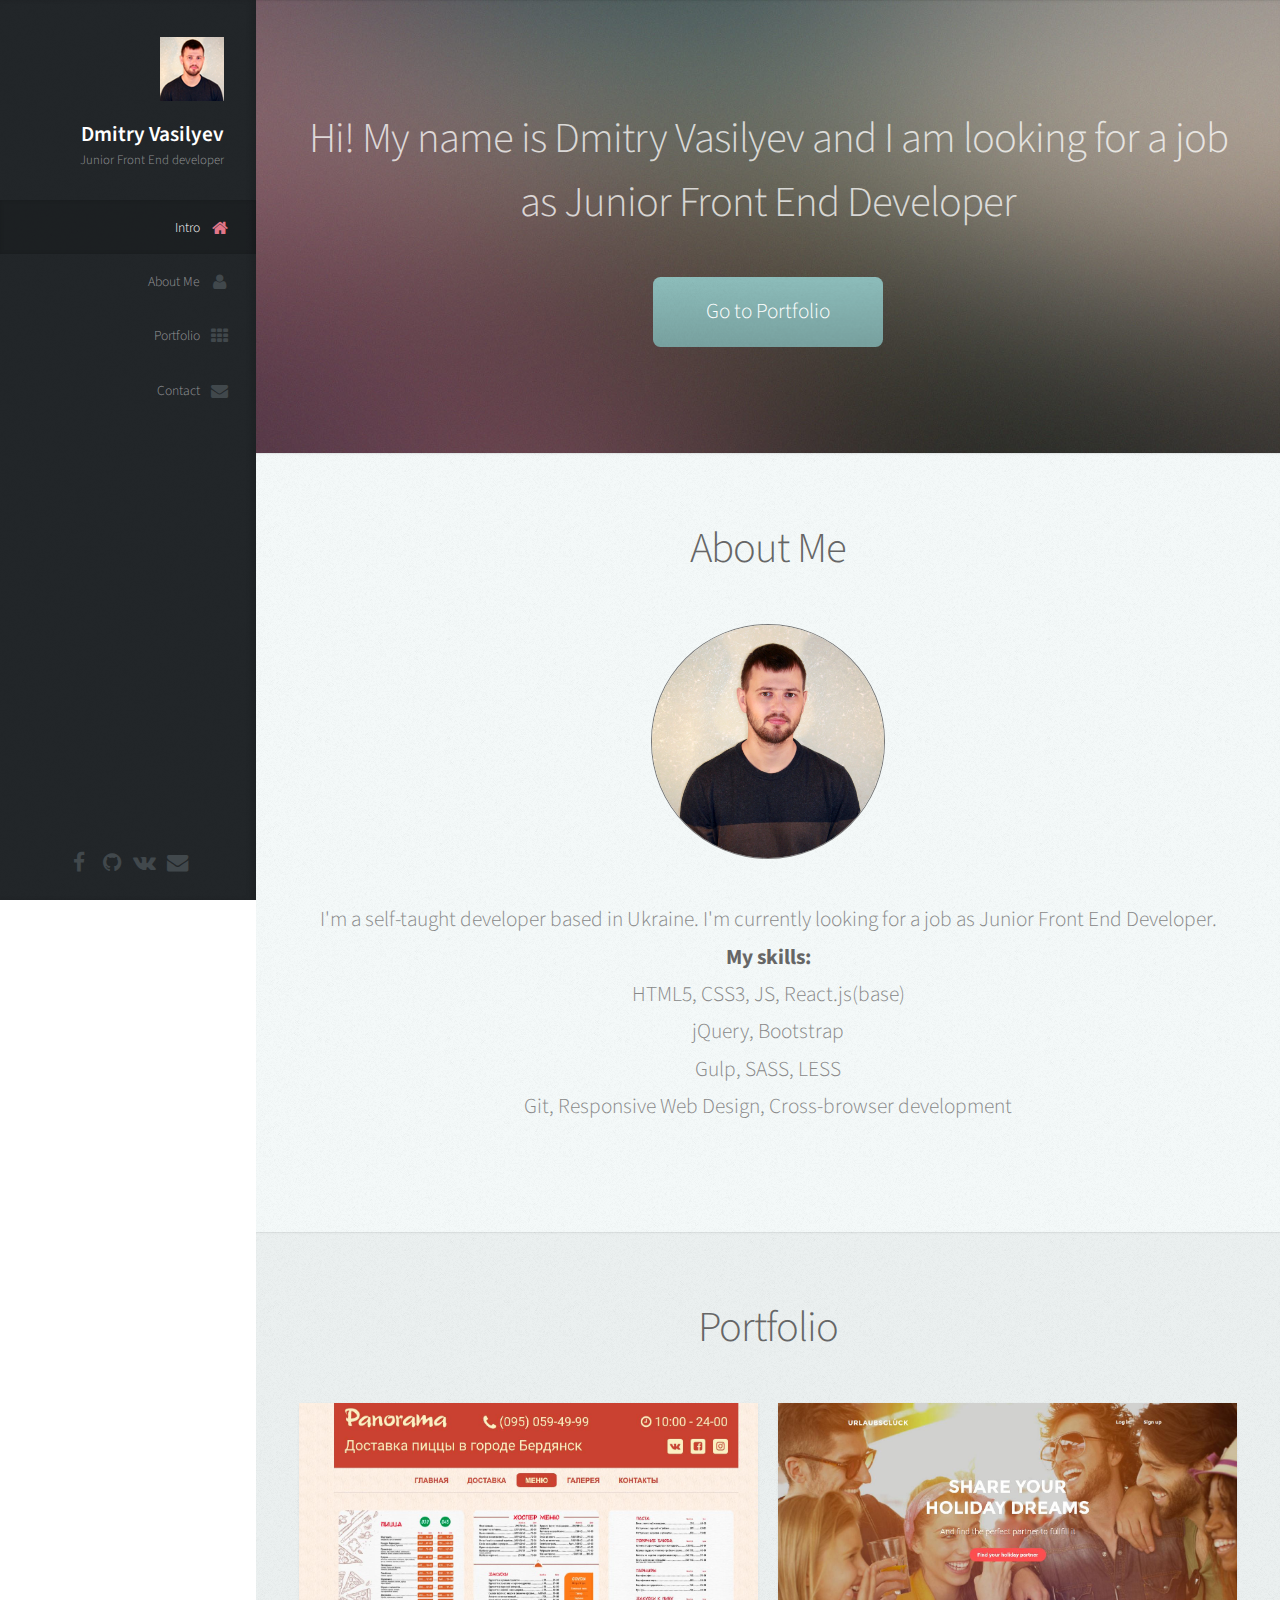
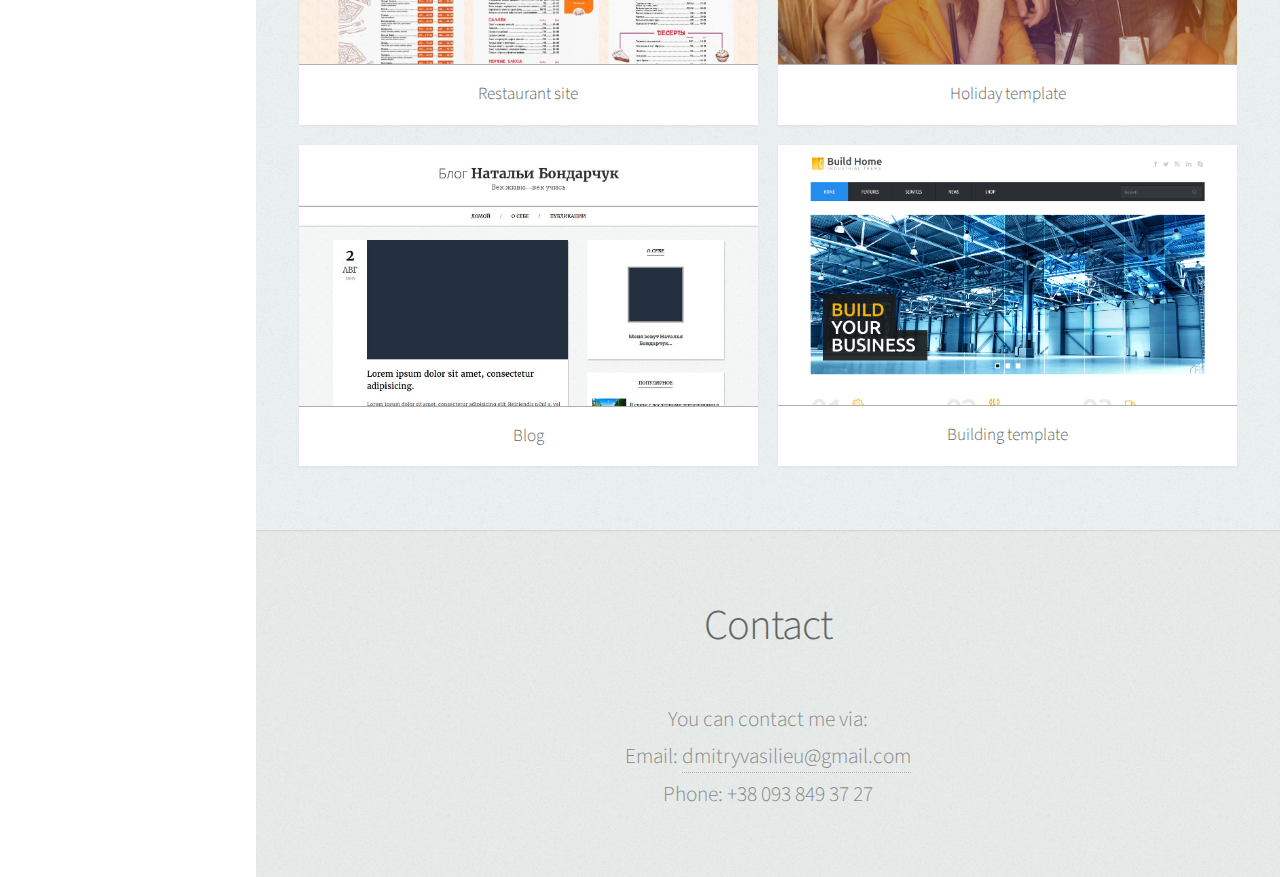
<file: index.html>
<!DOCTYPE HTML>
<!--
	Prologue by HTML5 UP
	html5up.net | @ajlkn
	Free for personal and commercial use under the CCA 3.0 license (html5up.net/license)
-->
<html>

<head>
	<title>Dmitry Vasilyev Portfolio</title>
	<meta charset="utf-8" />
	<meta name="viewport" content="width=device-width, initial-scale=1" />
	<!--[if lte IE 8]><script src="assets/js/ie/html5shiv.js"></script><![endif]-->
	<link rel="stylesheet" href="assets/css/main.css" />
	<!--[if lte IE 8]><link rel="stylesheet" href="assets/css/ie8.css" /><![endif]-->
	<!--[if lte IE 9]><link rel="stylesheet" href="assets/css/ie9.css" /><![endif]-->
</head>

<body>

	<!-- Header -->
	<div id="header">

		<div class="top">

			<!-- Logo -->
			<div id="logo">
				<span class="image avatar64"><img src="images/myP.png" alt="" /></span>
				<h1 id="title">Dmitry Vasilyev</h1>
				<p>Junior Front End developer</p>
			</div>

			<!-- Nav -->
			<nav id="nav">
				<!--

								Prologue's nav expects links in one of two formats:

								1. Hash link (scrolls to a different section within the page)

								   <li><a href="#foobar" id="foobar-link" class="icon fa-whatever-icon-you-want skel-layers-ignoreHref"><span class="label">Foobar</span></a></li>

								2. Standard link (sends the user to another page/site)

								   <li><a href="http://foobar.tld" id="foobar-link" class="icon fa-whatever-icon-you-want"><span class="label">Foobar</span></a></li>

							-->
				<ul>
					<li><a href="#top" id="top-link" class="skel-layers-ignoreHref"><span class="icon fa-home">Intro</span></a></li>
					<li><a href="#about" id="about-link" class="skel-layers-ignoreHref"><span class="icon fa-user">About Me</span></a></li>
					<li><a href="#portfolio" id="portfolio-link" class="skel-layers-ignoreHref"><span class="icon fa-th">Portfolio</span></a></li>
					<li><a href="#contact" id="contact-link" class="skel-layers-ignoreHref"><span class="icon fa-envelope">Contact</span></a></li>
				</ul>
			</nav>

		</div>

		<div class="bottom">

			<!-- Social Icons -->
			<ul class="icons">
				<li><a href="#" class="icon fa-facebook" target="_blank"><span class="label">Facebook</span></a></li>
				<li><a href="#" class="icon fa-github" target="_blank"><span class="label">Github</span></a></li>
				<li><a href="#" class="icon fa-vk" target="_blank"><span class="label">vk</span></a></li>
				<li><a href="mailto:dmitryvasilieu@gmail.com" class="icon fa-envelope"><span class="label">Email</span></a></li>
			</ul>

		</div>

	</div>

	<!-- Main -->
	<div id="main">

		<!-- Intro -->
		<section id="top" class="one dark cover">
			<div class="container">

				<header>
					<h2 class="alt">Hi! My name is Dmitry Vasilyev and I am looking for a job as Junior Front End Developer </h2>

				</header>

				<footer>
					<a href="#portfolio" class="button scrolly">Go to Portfolio</a>
				</footer>

			</div>
		</section>

		<!-- About Me -->
		<section id="about" class="two">
			<div class="container">

				<header>
					<h2>About Me</h2>
				</header>

				<a href="#" class="image featured"><img src="images/myPhoto.jpg" alt="" /></a>
				<p>I'm a self-taught developer based in Ukraine. I'm currently looking for a job as Junior Front End Developer. 
					<br><strong>My skills:</strong> <br> HTML5, CSS3, JS, React.js(base)
					<br>jQuery, Bootstrap
					<br>Gulp, SASS, LESS
					<br>Git, Responsive Web Design, Cross-browser development</p>
			</div>
		</section>

		<!-- Portfolio -->
		<section id="portfolio" class="three">
			<div class="container">

				<header>
					<h2>Portfolio</h2>
				</header>

				<div class="row">
					<div class="6u 12u$(mobile)">
						<article class="item">
							<a href="http://www.panorama-berdyansk.in.ua/" class="image fit" target="_blank"><img src="images/panorama.jpg" alt="" /></a>
							<header>
								<h3>Restaurant site</h3>
							</header>
						</article>
						<article class="item">
							<a href="portfolio/blog/index.html" class="image fit" target="_blank"><img src="images/blog.jpg" alt="" /></a>
							<header>
								<h3>Blog</h3>
							</header>
						</article>
					</div>
					<div class="6u 12u$(mobile)">
						<article class="item">
							<a href="portfolio/holiday/index.html" class="image fit" target="_blank"><img src="images/holiday.jpg" alt="" /></a>
							<header>
								<h3>Holiday template</h3>
							</header>
						</article>
						<article class="item">
							<a href="portfolio/building/index.html" class="image fit" target="_blank"><img src="images/building.jpg" alt="" /></a>
							<header>
								<h3>Building template</h3>
							</header>
						</article>
					</div>
				</div>
			</div>
		</section>

		<!-- Contact -->
		<section id="contact" class="four">
			<div class="container">

				<header>
					<h2>Contact</h2>
				</header>

				 <p>You can contact me via: 
					 <br> Email: <a href="mailto:dmitryvasilieu@gmail.com">dmitryvasilieu@gmail.com</a>
					 <br> Phone: +38 093 849 37 27
				</p>



			</div>
		</section>

	</div>


	<!-- Scripts -->
	<script src="assets/js/jquery.min.js"></script>
	<script src="assets/js/jquery.scrolly.min.js"></script>
	<script src="assets/js/jquery.scrollzer.min.js"></script>
	<script src="assets/js/skel.min.js"></script>
	<script src="assets/js/util.js"></script>
	<!--[if lte IE 8]><script src="assets/js/ie/respond.min.js"></script><![endif]-->
	<script src="assets/js/main.js"></script>

</body>

</html>
</file>
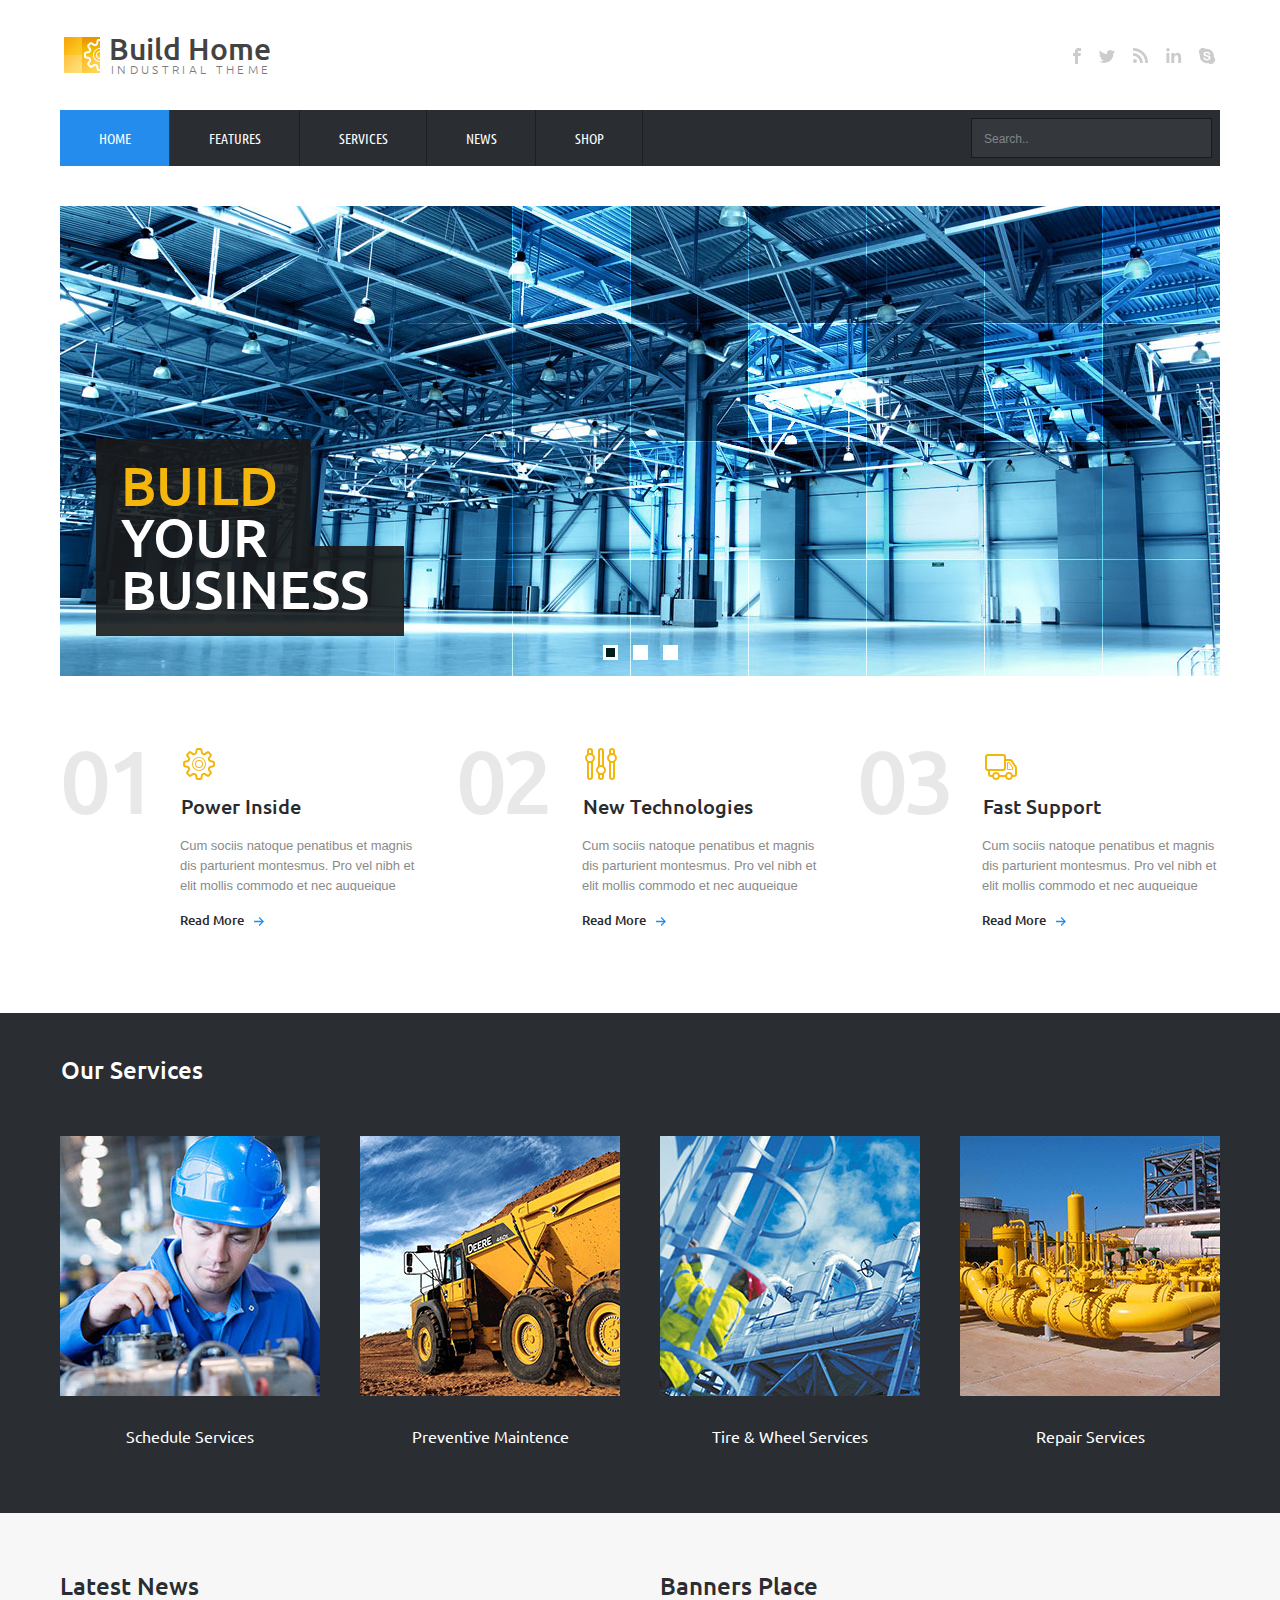
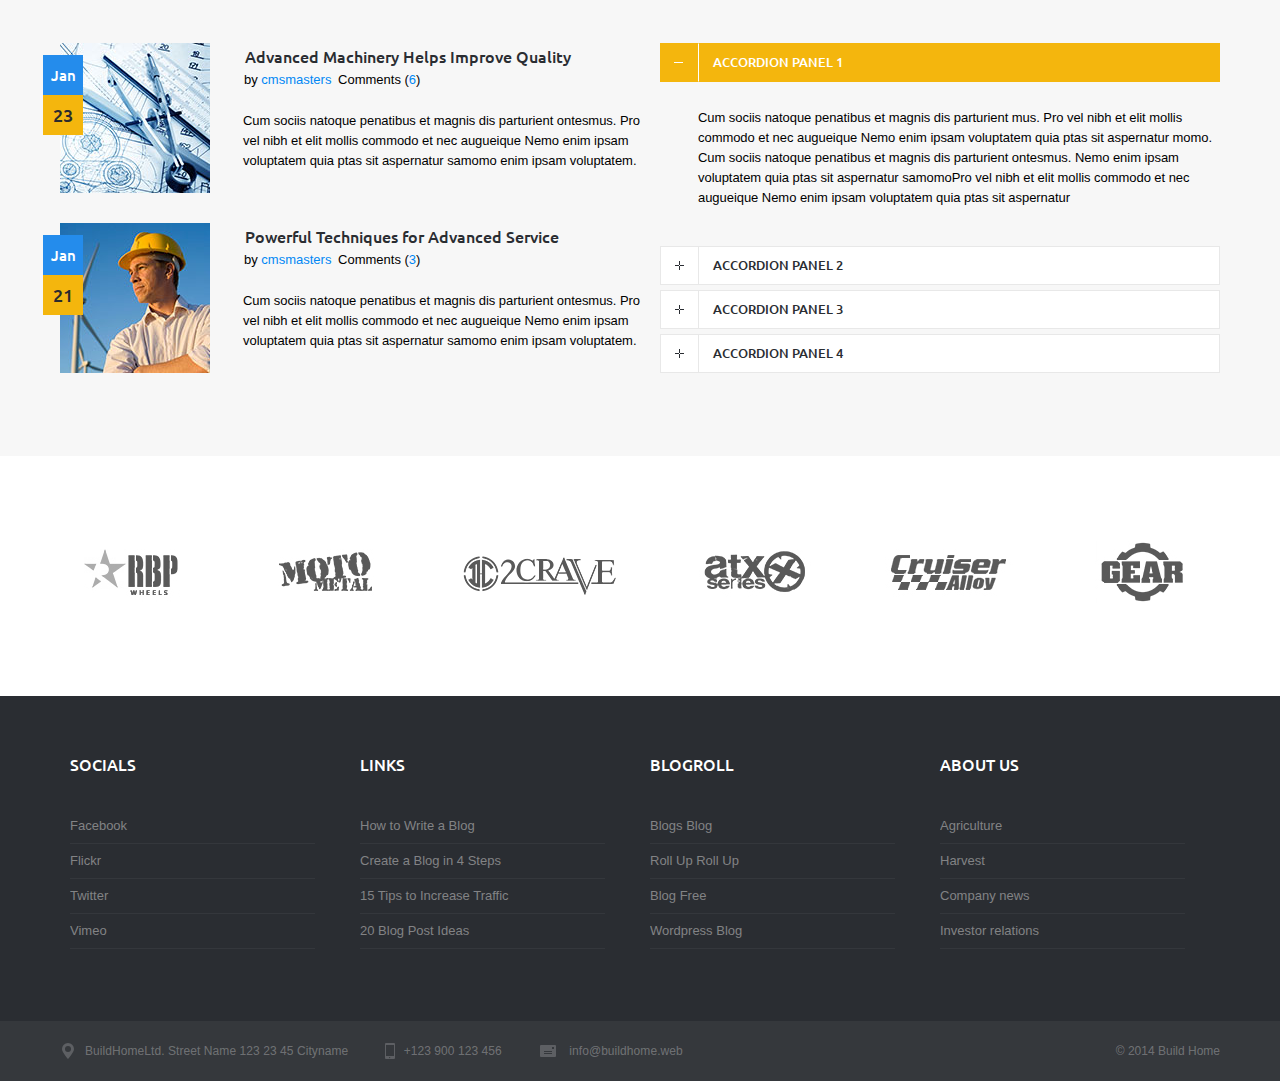
<file: portfolio/building/index.html>
<!DOCTYPE html>
<html>
  <head>
    <meta charset="utf-8">
    <title></title>
    <link rel="stylesheet" href="css/reset.css">
    <link rel="stylesheet" href="css/owl.carousel.css">
    <link rel="stylesheet" href="css/owl.theme.default.css">
    <link rel="stylesheet" href="css/main.css">
  </head>
  <body>
    <header>
      <div class="container clearfix">
        <div class="logo clearfix">
          <span class="logo__img"></span>
          <span class="logo__title">Build Home</span>
          <span class="logo__subtitle">Industrial Theme</span>
        </div>
        <div class="social-bar clearfix">
          <a class="social-bar__icon social-bar__icon_fb" href="#"></a>
          <a class="social-bar__icon social-bar__icon_twitter" href="#"></a>
          <a class="social-bar__icon social-bar__icon_rss" href="#"></a>
          <a class="social-bar__icon social-bar__icon_linkedin" href="#"></a>
          <a class="social-bar__icon social-bar__icon_skype" href="#"></a>
        </div>
        <nav class="header-navigation clearfix">
          <ul class="menu menu_header clearfix">
            <li class="menu__item menu__item_header"><a class="menu__link menu__link_header menu__link_current" href="#">Home</a></li>
            <li class="menu__item menu__item_header"><a class="menu__link menu__link_header" href="#">Features</a></li>
            <li class="menu__item menu__item_header"><a class="menu__link menu__link_header" href="#">Services</a></li>
            <li class="menu__item menu__item_header"><a class="menu__link menu__link_header" href="#">News</a></li>
            <li class="menu__item menu__item_header"><a class="menu__link menu__link_header" href="#">Shop</a></li>
          </ul>
          <form class="search-form">
                <input  class="search-form__input" type="text" name="search" placeholder="Search..">
                <span class="search-form__icon"></span>
            </div>
          </form>
        </nav>
      </div>
    </header>
    <div class="container owl-carousel">
      <div>
        <img src="img/slider-img-03.jpg" width="1160" height="470" alt="" />
          <div class="carousel__caption-text">
            <span class="carousel__caption-part-1">Build</span>
            <span class="carousel__caption-part-2">your</span>
            <span class="carousel__caption-part-3">business</span>
          </div>
      </div>
      <div>
        <img src="img/slider-img-03.jpg" width="1160" height="470" alt="" />
          <div class="carousel__caption-text">
            <span class="carousel__caption-part-1">Build</span>
            <span class="carousel__caption-part-2">your</span>
            <span class="carousel__caption-part-3">business</span>
          </div>
      </div>
      <div>
        <img src="img/slider-img-03.jpg" width="1160" height="470" alt="" />
          <div class="carousel__caption-text">
            <span class="carousel__caption-part-1">Build</span>
            <span class="carousel__caption-part-2">your</span>
            <span class="carousel__caption-part-3">business</span>
          </div>
      </div>
    </div>
    <main>
      <section class="features">
        <div class="container clearfix">
          <article class="features__item features__item_power">
            <div class="features__index">
              01
            </div>
            <div class="features__content">
              <h2 class="features__title">Power Inside</h2>
              <p>
                Cum sociis natoque penatibus et magnis dis parturient montesmus. Pro vel nibh et elit mollis commodo et nec augueique Nemo enim ipsam voluptatem quia ptas sit aspernatur samomo enim ipsam voluptatem.
              </p>
              <a class="read-more-link" href="#">Read More</a>
            </div>
          </article>
          <article class="features__item features__item_technologies">
            <div class="features__index">
              02
            </div>
            <div class="features__content">
              <h2 class="features__title">New Technologies</h2>
              <p>
                Cum sociis natoque penatibus et magnis dis parturient montesmus. Pro vel nibh et elit mollis commodo et nec augueique Nemo enim ipsam voluptatem quia ptas sit aspernatur samomo enim ipsam voluptatem.
              </p>
              <a class="read-more-link" href="#">Read More</a>
            </div>
          </article>
          <article class="features__item features__item_support">
            <div class="features__index">
              03
            </div>
            <div class="features__content">
              <h2 class="features__title">Fast Support</h2>
              <p>
                Cum sociis natoque penatibus et magnis dis parturient montesmus. Pro vel nibh et elit mollis commodo et nec augueique Nemo enim ipsam voluptatem quia ptas sit aspernatur samomo enim ipsam voluptatem.
              </p>
              <a class="read-more-link" href="#">Read More</a>
            </div>
          </article>
        </div>
      </section>
      <section class="services">
        <div class="container clearfix">
          <h2 class="services__header">Our Services</h2>
          <figure class="services__item">
             <a class="services__link" href="#">
               <img src="img/services-schedule.jpg" alt="Schedule Services" width="260" height="260">
               <div class="services__img-overlay"><span class="services__img-overlay-plus"></span></div>
               <figcaption class="services__text">Schedule Services</figcaption>
             </a>
          </figure>
          <figure class="services__item">
             <a class="services__link" href="#">
               <img src="img/services-preventive.jpg" alt="Preventive Maintence" width="260" height="260">
               <div class="services__img-overlay"><span class="services__img-overlay-plus"></span></div>
               <figcaption class="services__text">Preventive Maintence</figcaption>
             </a>
          </figure>
          <figure class="services__item">
             <a class="services__link" href="#">
               <img src="img/services-tire-wheel.jpg" alt="Tire &amp; Wheel Services" width="260" height="260">
               <div class="services__img-overlay"><span class="services__img-overlay-plus"></span></div>
               <figcaption class="services__text">Tire &amp; Wheel Services</figcaption>
             </a>
          </figure>
          <figure class="services__item">
             <a class="services__link" href="#">
               <img src="img/services-repair.jpg" alt="Repair Services" width="260" height="260">
               <div class="services__img-overlay"><span class="services__img-overlay-plus"></span></div>
               <figcaption class="services__text">Repair Services</figcaption>
             </a>
          </figure>
        </div>
      </section>
      <section class="updates">
        <div class="container clearfix">
          <aside class="news">
            <h3 class="news__header">Latest News</h3>
            <article class="news__item clearfix">
              <div class="news__date">
                <time datetime="01-23">
                  <span class="month">Jan</span>
                  <span class="day">23</span>
                </time>
              </div>
              <div class="news__img">
                <img src="img/news-img-01.jpg" width="150" height="150" alt="Advanced Machinery Helps Improve Quality" />
              </div>
              <div class="news__content">
                <h2 class="news__title"><a href="#">Advanced Machinery Helps Improve Quality</a></h2>
                <div class="news__info">
                  <span class="source">by <a class="source__link" href="#">cmsmasters</a></span>
                  <span class="comments">Comments (<a class="comments__link" href="#">6</a>)</span>
                </div>
                <div class="news__summary">
                  <p>
                    Cum sociis natoque penatibus et magnis dis parturient ontesmus. Pro vel nibh et elit mollis commodo et nec augueique Nemo enim ipsam voluptatem quia ptas sit aspernatur samomo enim ipsam voluptatem.
                  </p>
                </div>
              </div>
            </article>
            <article class="news__item clearfix">
              <div class="news__date">
                <time datetime="01-21">
                  <span class="month">Jan</span>
                  <span class="day">21</span>
                </time>
              </div>
              <div class="news__img">
                <img src="img/news-img-02.jpg" width="150" height="150" alt="Powerful Techniques for Advanced Service" />
              </div>
              <div class="news__content">
                <h2 class="news__title"><a href="#">Powerful Techniques for Advanced Service</a></h2>
                <div class="news__info">
                  <span class="source">by <a class="source__link" href="#">cmsmasters</a></span>
                  <span class="comments">Comments (<a class="comments__link" href="#">3</a>)</span>
                </div>
                <div class="news__summary">
                  <p>
                    Cum sociis natoque penatibus et magnis dis parturient ontesmus. Pro vel nibh et elit mollis commodo et nec augueique Nemo enim ipsam voluptatem quia ptas sit aspernatur samomo enim ipsam voluptatem.
                  </p>
                </div>
              </div>
            </article>
          </aside>
          <aside class="banners">
            <h2 class="banners__header">Banners Place</h2>
            <div class="accordion">
              <div class="accordion__item">
                <button class="accordion__button accordion__button_active">
                  <span class="accordion__button-icon"></span>
                  Accordion Panel 1
                </button>
                <div class="accordion__panel accordion__panel_show">
                  <p>
                    Cum sociis natoque penatibus et magnis dis parturient mus. Pro vel nibh et elit mollis commodo et nec augueique Nemo enim ipsam voluptatem quia ptas sit aspernatur momo. Cum sociis natoque penatibus et magnis dis parturient ontesmus. Nemo enim ipsam voluptatem quia ptas sit aspernatur samomoPro vel nibh et elit mollis commodo et nec augueique Nemo enim ipsam voluptatem quia ptas sit aspernatur
                  </p>
                </div>
              </div>
              <div class="accordion__item">
                <button class="accordion__button">
                  <span class="accordion__button-icon"></span>
                  Accordion Panel 2
                </button>
                <div class="accordion__panel">
                  <p>
                    Cum sociis natoque penatibus et magnis dis parturient mus. Pro vel nibh et elit mollis commodo et nec augueique Nemo enim ipsam voluptatem quia ptas sit aspernatur momo. Cum sociis natoque penatibus et magnis dis parturient ontesmus. Nemo enim ipsam voluptatem quia ptas sit aspernatur samomoPro vel nibh et elit mollis commodo et nec augueique Nemo enim ipsam voluptatem quia ptas sit aspernatur
                  </p>
                </div>
              </div>
              <div class="accordion__item">
                <button class="accordion__button">
                  <span class="accordion__button-icon"></span>
                  Accordion Panel 3
                </button>
                <div class="accordion__panel">
                  <p>
                    Cum sociis natoque penatibus et magnis dis parturient mus. Pro vel nibh et elit mollis commodo et nec augueique Nemo enim ipsam voluptatem quia ptas sit aspernatur momo. Cum sociis natoque penatibus et magnis dis parturient ontesmus. Nemo enim ipsam voluptatem quia ptas sit aspernatur samomoPro vel nibh et elit mollis commodo et nec augueique Nemo enim ipsam voluptatem quia ptas sit aspernatur
                  </p>
                </div>
              </div>
              <div class="accordion__item">
                <button class="accordion__button">
                  <span class="accordion__button-icon"></span>
                  Accordion Panel 4
                </button>
                <div class="accordion__panel">
                  <p>
                    Cum sociis natoque penatibus et magnis dis parturient mus. Pro vel nibh et elit mollis commodo et nec augueique Nemo enim ipsam voluptatem quia ptas sit aspernatur momo. Cum sociis natoque penatibus et magnis dis parturient ontesmus. Nemo enim ipsam voluptatem quia ptas sit aspernatur samomoPro vel nibh et elit mollis commodo et nec augueique Nemo enim ipsam voluptatem quia ptas sit aspernatur
                  </p>
                </div>
              </div>
            </div>
          </aside>
        </div>
      </section>
      <section class="brands">
        <div class="container">
          <a class="brands__link" href="#">
            <img class="brands__img" src="img/brands-rbp.png" alt="RBP WHEELS" width="143" height="62" />
          </a>
          <a class="brands__link" href="#">
            <img class="brands__img" src="img/brands-moto.png" alt="MOTO METAL" width="143" height="62" />
          </a>
          <a class="brands__link" href="#">
            <img class="brands__img" src="img/brands-2crave.png" alt="2CRAVE" width="184" height="64" />
          </a>
          <a class="brands__link" href="#">
            <img class="brands__img" src="img/brands-atx.png" alt="ATX SERIES" width="143" height="62" />
          </a>
          <a class="brands__link" href="#">
            <img class="brands__img" src="img/brands-cruiser.png" alt="Cruiser Alloy" width="143" height="62" />
          </a>
          <a class="brands__link" href="#">
            <img class="brands__img" src="img/brands-gear.png" alt="GEAR" width="143" height="62" />
          </a>
        </div>
      </section>
    </main>
    <nav class="site-navigation">
        <div class="container clearfix">
          <div class="site-navigation__column">
            <h3 class="site-navigation__column-title">Socials</h3>
            <ul class="menu-list">
              <li class="menu-list__item"><a class="menu-list__link" href="#">Facebook</a></li>
              <li class="menu-list__item"><a class="menu-list__link" href="#">Flickr</a></li>
              <li class="menu-list__item"><a class="menu-list__link" href="#">Twitter</a></li>
              <li class="menu-list__item"><a class="menu-list__link" href="#">Vimeo</a></li>
              <li class="menu-list__item"><a class="menu-list__link" href="#">Google Plus</a></li>
            </ul>
          </div>
          <div class="site-navigation__column">
            <h3 class="site-navigation__column-title">Links</h3>
            <ul class="menu-list">
              <li class="menu-list__item"><a class="menu-list__link" href="#">How to Write a Blog</a></li>
              <li class="menu-list__item"><a class="menu-list__link" href="#">Create a Blog in 4 Steps</a></li>
              <li class="menu-list__item"><a class="menu-list__link" href="#">15 Tips to Increase Traffic</a></li>
              <li class="menu-list__item"><a class="menu-list__link" href="#">20 Blog Post Ideas</a></li>
              <li class="menu-list__item"><a class="menu-list__link" href="#">Top 10 for Beginner Bloggers</a></li>
            </ul>
          </div>
          <div class="site-navigation__column">
            <h3 class="site-navigation__column-title">Blogroll</h3>
            <ul class="menu-list">
              <li class="menu-list__item"><a class="menu-list__link" href="#">Blogs Blog</a></li>
              <li class="menu-list__item"><a class="menu-list__link" href="#">Roll Up Roll Up</a></li>
              <li class="menu-list__item"><a class="menu-list__link" href="#">Blog Free</a></li>
              <li class="menu-list__item"><a class="menu-list__link" href="#">Wordpress Blog</a></li>
              <li class="menu-list__item"><a class="menu-list__link" href="#">Start Blogging</a></li>
            </ul>
          </div>
          <div class="site-navigation__column">
            <h3 class="site-navigation__column-title">About us</h3>
            <ul class="menu-list">
              <li class="menu-list__item"><a class="menu-list__link" href="#">Agriculture</a></li>
              <li class="menu-list__item"><a class="menu-list__link" href="#">Harvest</a></li>
              <li class="menu-list__item"><a class="menu-list__link" href="#">Company news</a></li>
              <li class="menu-list__item"><a class="menu-list__link" href="#">Investor relations</a></li>
              <li class="menu-list__item"><a class="menu-list__link" href="#">Site map</a></li>
            </ul>
          </div>
        </div>
      </nav>
    <footer>
      <div class="container clearfix">
        <ul class="contacts">
          <li class="contacts__item contacts__item_address">BuildHomeLtd. Street Name 123 23 45 Cityname</li>
          <li class="contacts__item contacts__item_phone">+123 900 123 456</li>
          <li class="contacts__item contacts__item_email"><a href="mailto:info@buildhome.web">info@buildhome.web</a></li>
        </ul>
        <div class="copyrights">
          &copy; 2014 Build Home
        </div>
      </div>
    </footer>

  <script src="js/libs/jquery-1.12.4.js"></script>
  <script src="js/libs/owl.carousel.js"></script>
  <script src="js/main.js"></script>
  </body>
</html>
</file>
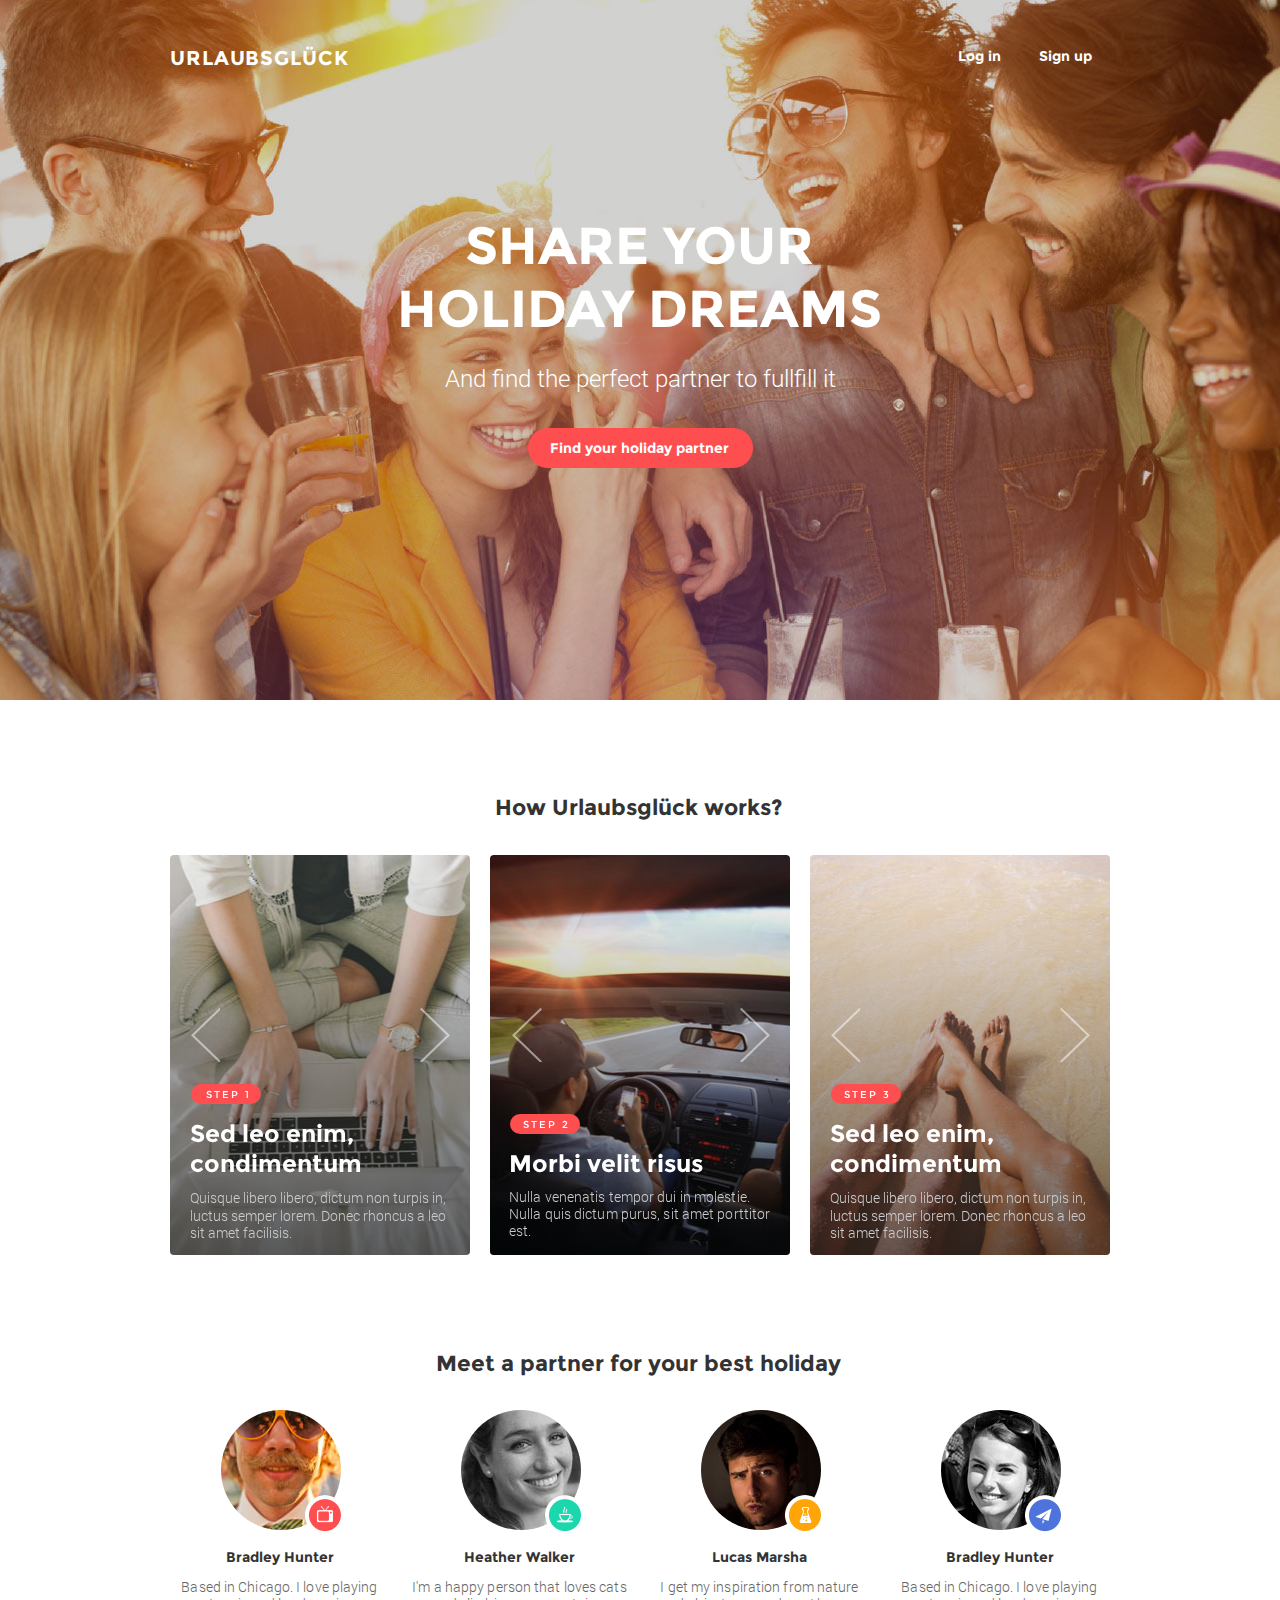
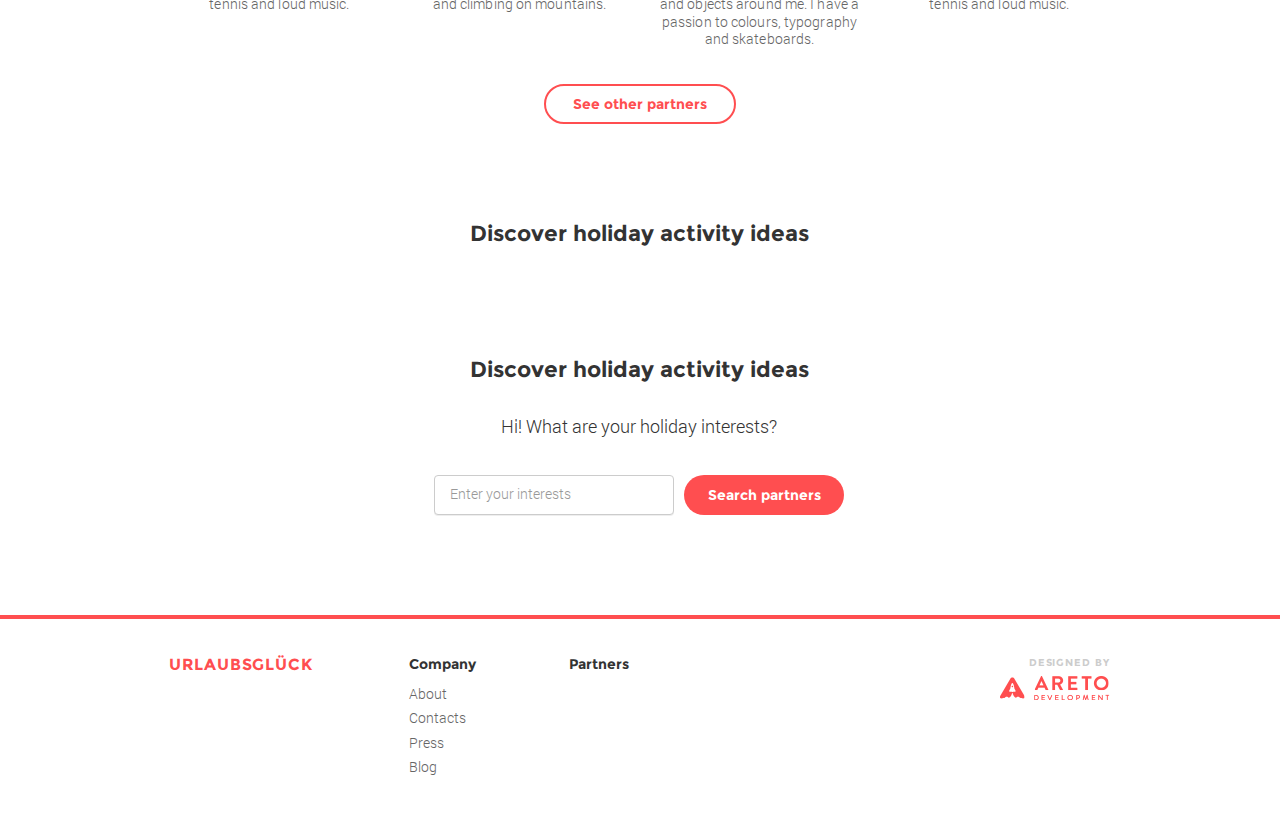
<file: portfolio/holiday/index.html>
<!DOCTYPE html>
<html>
  <head>
    <meta charset="utf-8">
    <meta name="viewport" content="width=device-width, initial-scale=1.0">
    <title>Urlaubsglück</title>
    <link rel="stylesheet" href="css/reset.css">
    <link rel="stylesheet" href="css/main.css">
    <!--[if (gte IE 6)&(lte IE 8)]>
	  <script type="text/javascript" src="js/selectivizr.js"></script>
	<![endif]-->
	<!--[if IE 8]> <link rel="stylesheet" type="text/css" href="css/ie8.css" /> <![endif]-->
    <script src="https://oss.maxcdn.com/html5shiv/3.7.2/html5shiv.min.js"></script>
    <script src="https://oss.maxcdn.com/respond/1.4.2/respond.min.js"></script>
  </head>
  <body>
    <header>
      <div class="container clearfix">
        <div class="authorization clearfix">
          <a href="#" class="btn authorization__btn authorization__btn_login">Log in</a>
          <a href="#" class="btn authorization__btn authorization__btn_signup">Sign up</a>
        </div>
        <div class="logo logo_header">
          URLAUBSGLÜCK
        </div>
        <h1 class="title header__title">Share your holiday dreams</h1>
        <h2 class="title header__subtitle">And find the perfect partner to fullfill it</h2>
        <a href="#" class="btn search-btn search-btn_header">Find your holiday partner</a>
      </div>
    </header>
    <main>
      <div class="container">
        <section class="about clearfix">
          <h1 class="title section-title title section-title_about">How Urlaubsglück works?</h1>
          <div class="slider-1">
            <div class="slide slide_1">
              <div class="slide__overlay">
                <span class="slide__info-title">step 1</span>
                <h2 class="slide__title">Sed leo enim, condimentum</h2>
                <div class="slide__content">
                  <p>
                    Quisque libero libero, dictum non turpis in, luctus semper lorem. Donec rhoncus a leo sit amet facilisis.
                  </p>
                </div>
              </div>
            </div>
            <div class="slide slide_2">
              <div class="slide__overlay">
                <span class="slide__info-title">step 2</span>
                <h2 class="slide__title">Morbi velit risus</h2>
                <div class="slide__content">
                  <p>
                    Nulla venenatis tempor dui in molestie. Nulla quis dictum purus, sit amet porttitor est.
                  </p>
                </div>
              </div>
            </div>
            <div class="slide slide_3">
              <div class="slide__overlay">
                <span class="slide__info-title">step 3</span>
                <h2 class="slide__title">Sed leo enim, condimentum</h2>
                <div class="slide__content">
                  <p>
                    Quisque libero libero, dictum non turpis in, luctus semper lorem. Donec rhoncus a leo sit amet facilisis.
                  </p>
                </div>
              </div>
            </div>
          </div>
          <div class="slider-2">
            <div class="slide slide_1">
              <div class="slide__overlay">
                <span class="slide__info-title">step 1</span>
                <h2 class="slide__title">Sed leo enim, condimentum</h2>
                <div class="slide__content">
                  <p>
                    Quisque libero libero, dictum non turpis in, luctus semper lorem. Donec rhoncus a leo sit amet facilisis.
                  </p>
                </div>
              </div>
            </div>
            <div class="slide slide_2">
              <div class="slide__overlay">
                <span class="slide__info-title">step 2</span>
                <h2 class="slide__title">Morbi velit risus</h2>
                <div class="slide__content">
                  <p>
                    Nulla venenatis tempor dui in molestie. Nulla quis dictum purus, sit amet porttitor est.
                  </p>
                </div>
              </div>
            </div>
            <div class="slide slide_3">
              <div class="slide__overlay">
                <span class="slide__info-title">step 3</span>
                <h2 class="slide__title">Sed leo enim, condimentum</h2>
                <div class="slide__content">
                  <p>
                    Quisque libero libero, dictum non turpis in, luctus semper lorem. Donec rhoncus a leo sit amet facilisis.
                  </p>
                </div>
              </div>
            </div>
          </div>
          <div class="slider-3">
            <div class="slide slide_1">
              <div class="slide__overlay">
                <span class="slide__info-title">step 1</span>
                <h2 class="slide__title">Sed leo enim, condimentum</h2>
                <div class="slide__content">
                  <p>
                    Quisque libero libero, dictum non turpis in, luctus semper lorem. Donec rhoncus a leo sit amet facilisis.
                  </p>
                </div>
              </div>
            </div>
            <div class="slide slide_2">
              <div class="slide__overlay">
                <span class="slide__info-title">step 2</span>
                <h2 class="slide__title">Morbi velit risus</h2>
                <div class="slide__content">
                  <p>
                    Nulla venenatis tempor dui in molestie. Nulla quis dictum purus, sit amet porttitor est.
                  </p>
                </div>
              </div>
            </div>
            <div class="slide slide_3">
              <div class="slide__overlay">
                <span class="slide__info-title">step 3</span>
                <h2 class="slide__title">Sed leo enim, condimentum</h2>
                <div class="slide__content">
                  <p>
                    Quisque libero libero, dictum non turpis in, luctus semper lorem. Donec rhoncus a leo sit amet facilisis.
                  </p>
                </div>
              </div>
            </div>
          </div>
        </section>
        <section class="partners">
          <h1 class="title section-title section-title_partners">Meet a partner for your best holiday</h1>
          <div class="partners-wrapper clearfix">
            <div class="partner">
              <a class="parner__link" href="#">
                <div class="partner__photo"></div>
                <span class="partner__name">Bradley Hunter</span>
                <div class="partner__info">
                  <p>
                    Based in Chicago. I love playing tennis and loud music.
                  </p>
                </div>
              </a>
            </div>
            <div class="partner">
              <a class="parner__link" href="#">
                <div class="partner__photo"></div>
                <span class="partner__name">Heather Walker</span>
                <div class="partner__info">
                  <p>
                    I'm a happy person that loves cats and climbing on mountains.
                  </p>
                </div>
              </a>
            </div>
            <div class="partner">
              <a class="parner__link" href="#">
                <div class="partner__photo"></div>
                <span class="partner__name">Lucas Marsha</span>
                <div class="partner__info">
                  <p>
                    I get my inspiration from nature and objects around me. I have a passion to colours, typography and skateboards.
                  </p>
                </div>
              </a>
            </div>
            <div class="partner">
              <a class="parner__link" href="#">
                <div class="partner__photo"></div>
                <span class="partner__name">Bradley Hunter</span>
                <div class="partner__info">
                  <p>
                    Based in Chicago. I love playing tennis and loud music.
                  </p>
                </div>
              </a>
            </div>
          </div>
          <a href="#" class="btn search-btn search-btn_partners">See other partners</a>
        </section>
        <section class="activities clearfix">
          <h1 class="title section-title section-title_activities">Discover holiday activity ideas</h1>
          <div class="activities__grid clearfix"></div>
        </section>
        <section class="find-activities">
          <h1 class="title section-title section-title_find-activities">Discover holiday activity ideas</h1>
          <div class="find-activities__content">
            <p>
              Hi! What are your holiday interests?
            </p>
          </div>
          <form class="find-activities__form clearfix" action="#" method="post">
            <input class="find-activities__input" type="text" name="interests" placeholder="Enter your interests">
            <input class="btn search-btn search-btn_find-activities" type="submit" name="name" value="Search partners">
          </form>
        </section>
      </div>
    </main>
    <footer>
      <div class="container clearfix">
        <div class="logo logo_footer">
          URLAUBSGLÜCK
        </div>
        <div class="site-navigation clearfix">
          <div class="site-navigation__column">
            <h3 class="title site-navigation__column-title">Company</h3>
            <ul class="menu">
              <li class="menu__item"><a class="menu__link" href="#">About</a></li>
              <li class="menu__item"><a class="menu__link" href="#">Contacts</a></li>
              <li class="menu__item"><a class="menu__link" href="#">Press</a></li>
              <li class="menu__item"><a class="menu__link" href="#">Blog</a></li>
            </ul>
          </div>
          <div class="site-navigation__column">
            <h3 class="title site-navigation__column-title">Partners</h3>
          </div>
        </div>
        <div class="copyrights">
          <p class="copyrights__content">Designed by</p>
          <img class="copyrights__image" src="img/copyrights-logo.png" width="110" height="24" alt="ARETO DEVELOPMENT" />
        </div>
      </div>
    </footer>
    <script src="https://ajax.googleapis.com/ajax/libs/jquery/1.12.4/jquery.min.js"></script>
    <script src="js/jquery.bxslider.js"></script>
    <script src="js/masonry.pkgd.js"></script>
    <script src="js/main.js"></script>
  </body>
</html>
</file>
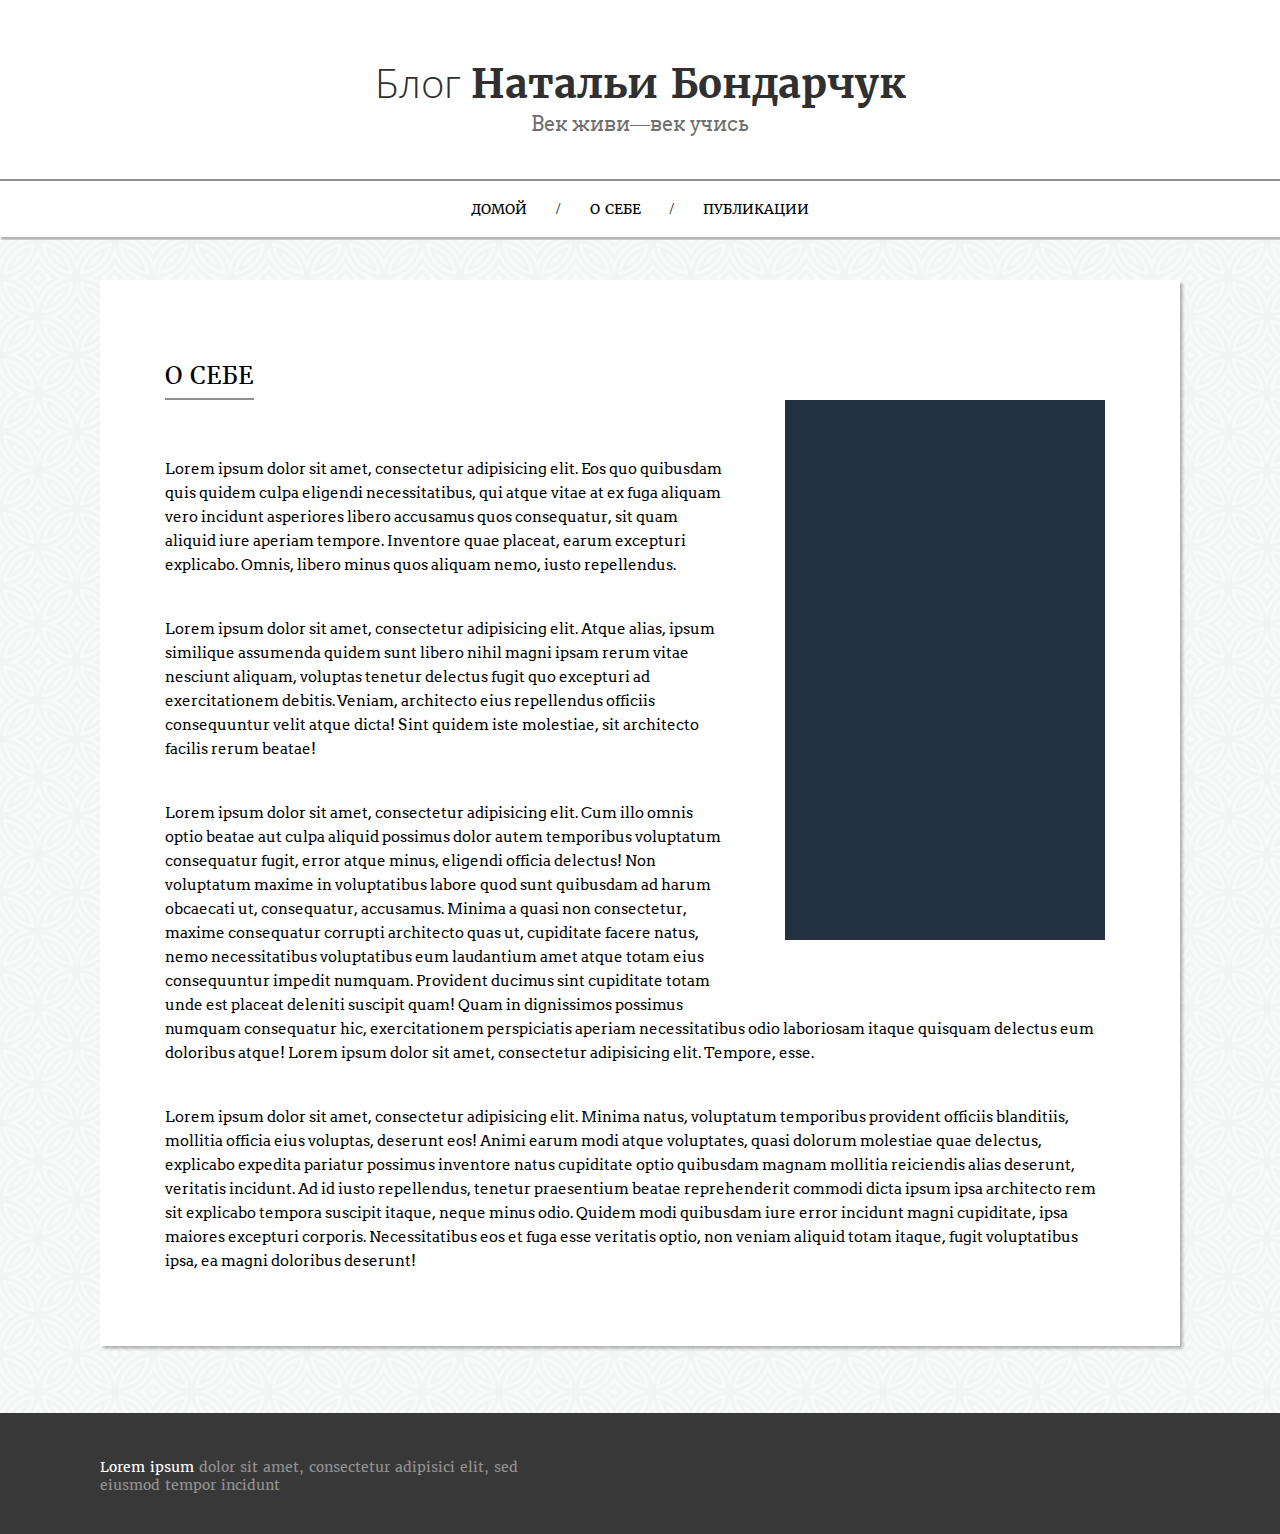
<file: portfolio/blog/about.html>
<!DOCTYPE html>
<html lang="ru">
<head>
	<meta charset="UTF-8">
	<title>Document</title>
	<link rel="stylesheet" href="css/reset.css">
	<link rel="stylesheet" href="css/styles.css">
	<link rel="stylesheet" href="css/about.css">
	<link rel="stylesheet" href="css/fonts/arvo/arvo.css">
	<link rel="stylesheet" href="css/fonts/merriweather/merriweather.css">
	<link href="https://fonts.googleapis.com/css?family=Open+Sans:300,400" rel="stylesheet">
</head>
<body>
	<header>
		<div class="name">
			<a href="#"><h1>Блог <span class="name-name"><b>Натальи Бондарчук</b></span></h1></a>
			<h3>Век живи&mdash;век учись</h3>
		</div>
		<div class="full-gray-line"></div>
		<nav>
			<ul>
				<li><a href="index.html">Домой</a></li>
				<li class="separator">/</li>
				<li><a href="about.html">О себе</a></li>
				<li class="separator">/</li>
				<li><a href="post.html">Публикации</a></li>
			</ul>
		</nav>
	</header>
	<div class="wrapper">
		<main>
			<article>
				<div class="about-page">
					<div class="keyword">О себе</div>

					<div class="row">
					<img src="img/article-image.jpg" alt="">
						<div class="about-page-text">
							<p>Lorem ipsum dolor sit amet, consectetur adipisicing elit. Eos quo quibusdam quis quidem culpa eligendi necessitatibus, qui atque vitae at ex fuga aliquam vero incidunt asperiores libero accusamus quos consequatur, sit quam aliquid iure aperiam tempore. Inventore quae placeat, earum excepturi explicabo. Omnis, libero minus quos aliquam nemo, iusto repellendus.</p>
							<p>Lorem ipsum dolor sit amet, consectetur adipisicing elit. Atque alias, ipsum similique assumenda quidem sunt libero nihil magni ipsam rerum vitae nesciunt aliquam, voluptas tenetur delectus fugit quo excepturi ad exercitationem debitis. Veniam, architecto eius repellendus officiis consequuntur velit atque dicta! Sint quidem iste molestiae, sit architecto facilis rerum beatae!</p>
							<p>Lorem ipsum dolor sit amet, consectetur adipisicing elit. Cum illo omnis optio beatae aut culpa aliquid possimus dolor autem temporibus voluptatum consequatur fugit, error atque minus, eligendi officia delectus! Non voluptatum maxime in voluptatibus labore quod sunt quibusdam ad harum obcaecati ut, consequatur, accusamus. Minima a quasi non consectetur, maxime consequatur corrupti architecto quas ut, cupiditate facere natus, nemo necessitatibus voluptatibus eum laudantium amet atque totam eius consequuntur impedit numquam. Provident ducimus sint cupiditate totam unde est placeat deleniti suscipit quam! Quam in dignissimos possimus numquam consequatur hic, exercitationem perspiciatis aperiam necessitatibus odio laboriosam itaque quisquam delectus eum doloribus atque! Lorem ipsum dolor sit amet, consectetur adipisicing elit. Tempore, esse.</p>
							<p>Lorem ipsum dolor sit amet, consectetur adipisicing elit. Minima natus, voluptatum temporibus provident officiis blanditiis, mollitia officia eius voluptas, deserunt eos! Animi earum modi atque voluptates, quasi dolorum molestiae quae delectus, explicabo expedita pariatur possimus inventore natus cupiditate optio quibusdam magnam mollitia reiciendis alias deserunt, veritatis incidunt. Ad id iusto repellendus, tenetur praesentium beatae reprehenderit commodi dicta ipsum ipsa architecto rem sit explicabo tempora suscipit itaque, neque minus odio. Quidem modi quibusdam iure error incidunt magni cupiditate, ipsa maiores excepturi corporis. Necessitatibus eos et fuga esse veritatis optio, non veniam aliquid totam itaque, fugit voluptatibus ipsa, ea magni doloribus deserunt!</p>
						</div>

						
					</div>
				</div>
			</article>
		</main>
		<div class="clearfix"></div>
	</div>
	<footer>
		<div class="footer-text"><span class="white-text">Lorem ipsum</span> dolor sit amet, consectetur adipisici elit, sed eiusmod tempor incidunt</div>
	</footer>
</body>
</html>
</file>
<file: assets/css/ie8.css>
/*
	Prologue by HTML5 UP
	html5up.net | @ajlkn
	Free for personal and commercial use under the CCA 3.0 license (html5up.net/license)
*/

/* Section/Article */

	section > .last-child, section.last-child, article > .last-child, article.last-child {
		margin-bottom: 0;
	}

/* Form */

	form input[type="text"],
	form input[type="email"],
	form input[type="password"],
	form select,
	form textarea {
		-ms-behavior: url("assets/js/ie/PIE.htc");
	}

/* Button */

	input[type="button"],
	input[type="submit"],
	input[type="reset"],
	button,
	.button {
		-ms-behavior: url("assets/js/ie/PIE.htc");
	}

/* Header */

	#nav ul li a {
		color: #888;
	}

		#nav ul li a.active {
			background: #1C2022;
		}

	#headerToggle .toggle {
		background-color: #888;
	}

/* Main */

	#main > section.cover {
		background-position: auto;
		-ms-behavior: url("assets/js/ie/backgroundsize.min.htc");
	}
</file>
<file: assets/css/ie9.css>
/*
	Prologue by HTML5 UP
	html5up.net | @ajlkn
	Free for personal and commercial use under the CCA 3.0 license (html5up.net/license)
*/

/* Button */

	input[type="button"],
	input[type="submit"],
	input[type="reset"],
	button,
	.button {
		background-image: url("images/ie/grad0-15.svg");
	}
</file>
<file: portfolio/building/css/main.css>
/* font-family: "Ubuntu Regular"; */
@font-face {
  font-family: "Ubuntu";
  src: url("../fonts/ubuntu/Ubuntu-R.ttf") format("truetype");
  font-style: normal;
  font-weight: normal; }

/* "Ubuntu Regular Italic"; */
@font-face {
  font-family: "Ubuntu";
  src: url("../fonts/ubuntu/Ubuntu-RI.ttf") format("truetype");
  font-style: italic;
  font-weight: normal; }

/* "Ubuntu Bold" */
@font-face {
  font-family: "Ubuntu";
  src: url("../fonts/ubuntu/Ubuntu-B.ttf") format("truetype");
  font-style: normal;
  font-weight: 700; }

/* "Ubuntu Bold Italic" */
@font-face {
  font-family: "Ubuntu";
  src: url("../fonts/ubuntu/Ubuntu-BI.ttf") format("truetype");
  font-style: italic;
  font-weight: 700; }

/* "Ubuntu Light" */
@font-face {
  font-family: "Ubuntu";
  src: url("../fonts/ubuntu/Ubuntu-L.ttf") format("truetype");
  font-style: normal;
  font-weight: 300; }

/* "Ubuntu Light Italic" */
@font-face {
  font-family: "Ubuntu";
  src: url("../fonts/ubuntu/Ubuntu-LI.ttf") format("truetype");
  font-style: italic;
  font-weight: 300; }

/* "Ubuntu Medium" */
@font-face {
  font-family: "Ubuntu";
  src: url("../fonts/ubuntu/Ubuntu-M.ttf") format("truetype");
  font-style: normal;
  font-weight: 500; }

/* "Ubuntu Medium Italic" */
@font-face {
  font-family: "Ubuntu";
  src: url("../fonts/ubuntu/Ubuntu-MI.ttf") format("truetype");
  font-style: italic;
  font-weight: 500; }

/* font-family: "Ubuntu Condensed"; */
@font-face {
  font-family: "Ubuntu Condensed";
  src: url("../fonts/ubuntu/Ubuntu-C.ttf") format("truetype");
  font-style: normal;
  font-weight: normal; }

/* @include transition(all,2s,ease-out); */
html {
  -webkit-box-sizing: border-box;
  -moz-box-sizing: border-box;
  box-sizing: border-box; }

*,
*:before,
*:after {
  -webkit-box-sizing: inherit;
  -moz-box-sizing: inherit;
  box-sizing: inherit; }

body {
  font-family: Ubuntu, sans-serif;
  background: #fff; }

.clearfix:after {
  content: '';
  display: table;
  clear: both; }

.container {
  width: 1160px;
  margin: 0 auto; }

/*HEADER*/
header {
  width: 100%;
  overflow: hidden; }

.logo {
  float: left;
  padding: 37px 0 33px 4px;
  width: 215px; }
  .logo span {
    float: left; }
  .logo .logo__img {
    height: 36px;
    width: 36px;
    position: relative;
    background: url("../img/logo.png") 0 0 no-repeat; }
  .logo .logo__title {
    color: #434343;
    font-size: 30px;
    font-weight: 500;
    line-height: 20px;
    padding-left: 9px;
    padding-top: 1px; }
  .logo .logo__subtitle {
    opacity: 0.65;
    color: #333;
    font-size: 12px;
    font-weight: 300;
    line-height: 16px;
    text-transform: uppercase;
    padding: 3px 0 0 11px;
    letter-spacing: 3.34px; }

.social-bar {
  float: right;
  padding: 43px 0 0 0; }
  .social-bar .social-bar__icon {
    float: left;
    padding: 5px;
    margin-left: 8px;
    background: url("../img/sprite.svg") no-repeat; }
  .social-bar .social-bar__icon_fb {
    background-position: 60.83916083916084% 46.846846846846844%;
    width: 18px;
    height: 26px; }
    .social-bar .social-bar__icon_fb:hover {
      background-position: 60.83916083916084% 23.423423423423422%; }
  .social-bar .social-bar__icon_twitter {
    background-position: 19.25925925925926% 76.3157894736842%;
    width: 26px;
    height: 23px;
    margin-top: 2px; }
    .social-bar .social-bar__icon_twitter:hover {
      background-position: 80.74074074074075% 0; }
  .social-bar .social-bar__icon_rss {
    background-position: 99.30851846402825% 67.01785714285714%;
    width: 25px;
    height: 25px; }
    .social-bar .social-bar__icon_rss:hover {
      background-position: 99.30851846402825% 44.69642857142857%; }
  .social-bar .social-bar__icon_linkedin {
    background-position: 99.6309963099631% 0;
    width: 25.5px;
    height: 25px; }
    .social-bar .social-bar__icon_linkedin:hover {
      background-position: 99.6309963099631% 22.354202018397785%; }
  .social-bar .social-bar__icon_skype {
    background-position: 80.74074074074075% 44.14414414414414%;
    width: 26px;
    height: 26px; }
    .social-bar .social-bar__icon_skype:hover {
      background-position: 0 78.37837837837837%; }

.header-navigation {
  clear: both;
  height: 56px;
  background: #2a2d32; }

.menu_header {
  float: left;
  font: 14px "Ubuntu Condensed", sans-serif;
  color: #fff;
  text-transform: uppercase; }

.menu__item_header {
  float: left; }

.menu__link_header {
  text-decoration: none;
  color: inherit;
  display: block;
  height: inherit;
  line-height: 56px;
  padding: 0 38px 0 39px;
  border-right: 1px solid rgba(21, 21, 21, 0.6); }
  .menu__link_header:hover {
    color: #f4b60d; }

.menu__link_current {
  background: #248cec;
  cursor: text; }
  .menu__link_current:hover {
    color: #fff; }

.search-form {
  float: right; }

.search-form__input {
  width: 241px;
  height: 40px;
  margin: 8px;
  padding-left: 12px;
  background-color: rgba(255, 255, 255, 0.05);
  border: 1px solid #181a1d;
  outline: 0;
  color: rgba(255, 255, 255, 0.9); }
  .search-form__input::-webkit-input-placeholder {
    color: rgba(255, 255, 255, 0.4);
    font-family: Arial;
    font-size: 12px; }
  .search-form__input:-moz-placeholder {
    color: rgba(255, 255, 255, 0.4);
    font-family: Arial;
    font-size: 12px; }
  .search-form__input::-moz-placeholder {
    color: rgba(255, 255, 255, 0.4);
    font-family: Arial;
    font-size: 12px; }
  .search-form__input:-ms-input-placeholder {
    color: rgba(255, 255, 255, 0.4);
    font-family: Arial;
    font-size: 12px; }
  .search-form__input:focus {
    background-color: rgba(255, 255, 255, 0.1); }

.search-form__icon {
  position: relative; }
  .search-form__icon:before {
    content: '';
    position: absolute;
    background: url("../img/sprite.svg") 0 99.97346% no-repeat;
    width: 24px;
    height: 24px;
    bottom: 15px;
    left: 215px; }

/*Carousel text*/
.carousel__caption-text {
  position: absolute;
  bottom: 61px;
  left: 61px;
  font-size: 54px;
  font-weight: 500;
  line-height: 52px;
  text-transform: uppercase;
  color: #fff; }
  .carousel__caption-text span {
    display: block;
    position: relative; }
  .carousel__caption-text .carousel__caption-part-1 {
    color: #f4b60d; }
  .carousel__caption-text:before {
    content: '';
    position: absolute;
    top: -20px;
    left: -25px;
    background: url(../img/slider-text-bg.png) no-repeat;
    width: 308px;
    height: 197px; }

/*MAIN*/
main {
  width: 100%; }

.features__item {
  float: left;
  width: 386px;
  padding: 19px 0 76px 0; }

.features__index {
  width: 91px;
  float: left;
  opacity: 0.1;
  color: #2a2b2e;
  font-size: 90px;
  font-weight: 500;
  letter-spacing: -5px; }

.features__content {
  width: 295px;
  float: left;
  padding: 61px 0 0 29px; }
  .features__content > p {
    font: 13px Arial, Helvetica, sans-serif;
    color: #8a8a8a;
    line-height: 20px;
    width: 240px;
    height: 55px;
    overflow: hidden;
    letter-spacing: -0.05px; }

.features__title {
  padding: 0 0 20px 1px;
  color: #2a2b2e;
  font-size: 20px;
  font-weight: 500;
  line-height: 20px;
  position: relative; }
  .features__title:before {
    content: '';
    position: absolute;
    background: url("../img/sprite.svg") no-repeat;
    width: 42px;
    height: 42px;
    bottom: 51px;
    left: -2px; }

.features__item_power .features__title:before {
  background-position: 0 47.36842105263158%; }

.features__item_technologies .features__title:before {
  background-position: 35.294117647058826% 47.36842105263158%; }

.features__item_support .features__title:before {
  background-position: 37.81512605042017% 0;
  height: 36px; }

.features__item_technologies {
  padding-left: 10px; }
  .features__item_technologies .features__content {
    width: 285px;
    padding-left: 35px; }

.features__item_support {
  padding-left: 25px; }
  .features__item_support .features__content {
    width: 270px;
    padding-left: 34px; }

.read-more-link {
  display: block;
  padding: 23px 0 10px 0;
  position: relative;
  color: #2a2b2e;
  font-size: 13px;
  font-weight: 500;
  text-decoration: none; }
  .read-more-link:after {
    content: '';
    position: absolute;
    top: 21px;
    left: 69px;
    background: url("../img/sprite.svg") 69.50355% 73.72881% no-repeat;
    width: 20px;
    height: 19px; }
  .read-more-link:hover {
    color: #248cec; }
    .read-more-link:hover:after {
      background-position: 55.319148936170215% 73.72881355932203%; }

.services {
  background-color: #2a2d32;
  width: 100%; }

.services__header {
  padding: 45px 0 54px 1px;
  color: #fff;
  font-size: 24px;
  font-weight: 500; }

.services__item {
  float: left;
  padding: 0 40px 49px 0;
  position: relative; }
  .services__item:nth-of-type(4) {
    padding: 0; }

.services__img-overlay {
  position: absolute;
  width: 260px;
  height: 260px;
  opacity: 0;
  background-color: rgba(37, 140, 236, 0.9);
  top: 0;
  left: 0;
  -webkit-transition: opacity 0.5s ease;
  -moz-transition: opacity 0.5s ease;
  -ms-transition: opacity 0.5s ease;
  -o-transition: opacity 0.5s ease;
  transition: opacity 0.5s ease; }

.services__img-overlay-plus {
  position: relative; }
  .services__img-overlay-plus:before {
    content: '';
    position: absolute;
    background: url("../img/sprite.svg") 0 0 no-repeat;
    width: 45px;
    height: 45px;
    top: 108px;
    left: 108px; }

.services__text {
  padding: 32px 0 20px 0;
  text-align: center;
  color: #fff;
  font-size: 16px; }

.services__link {
  display: block;
  text-decoration: none; }
  .services__link img {
    display: block; }
  .services__link:hover .services__text {
    color: #f4b60d; }
  .services__link:hover .services__img-overlay {
    opacity: 1; }

.updates {
  background-color: #f7f7f7;
  width: 100%;
  padding-bottom: 53px; }

.news,
.banners {
  float: left;
  width: 50%; }

.news__header, .banners__header {
  color: #2a2d32;
  font-size: 24px;
  font-weight: 500;
  padding: 61px 0 45px 0; }

.news__item {
  position: relative;
  padding-bottom: 30px; }

.news__date {
  position: absolute;
  top: 12px;
  left: -17px; }
  .news__date span {
    display: block;
    width: 40px;
    height: 40px;
    font-weight: 500;
    text-align: center;
    line-height: 40px; }
  .news__date .month {
    background-color: #248cec;
    color: #fff;
    font-size: 15px; }
  .news__date .day {
    background-color: #f4b60d;
    color: #2a2b2e;
    font-size: 18px; }

.news__img {
  float: left;
  width: 150px; }
  .news__img img {
    display: block; }

.news__content {
  float: left;
  width: 430px;
  padding: 0 0 0 33px; }
  .news__content .news__info,
  .news__content .news__summary {
    font: 13px Arial, Helvetica, sans-serif; }

.news__title {
  padding: 5px 0 8px 2px;
  color: #2a2d32;
  font-size: 16px;
  font-weight: 500; }
  .news__title a {
    color: inherit;
    text-decoration: none; }
    .news__title a:hover {
      color: #248cec; }

.news__info {
  padding-left: 1px; }
  .news__info .comments {
    padding-left: 3px; }
  .news__info a {
    text-decoration: none;
    color: #0187f4; }

.news__summary {
  padding-top: 24px;
  letter-spacing: -0.05px; }
  .news__summary p {
    line-height: 20px; }

.banners__header {
  padding-left: 20px; }

.accordion {
  padding-left: 20px; }

.accordion__button {
  position: relative;
  width: 560px;
  height: 39px;
  margin-bottom: 5px;
  line-height: 35px;
  font-family: Ubuntu, sans-serif;
  padding-left: 52px;
  background-color: #fff;
  border: 1px solid #e8e8e8;
  cursor: pointer;
  outline: none;
  color: #2a2d32;
  font-size: 13px;
  font-weight: 500;
  text-align: left;
  text-transform: uppercase;
  -webkit-transition: 0.4s ease ease-in-out;
  -moz-transition: 0.4s ease ease-in-out;
  -ms-transition: 0.4s ease ease-in-out;
  -o-transition: 0.4s ease ease-in-out;
  transition: 0.4s ease ease-in-out; }
  .accordion__button .accordion__button-icon {
    position: absolute;
    width: 39px;
    height: 39px;
    border: solid 1px #e8e8e8;
    top: -1px;
    left: -1px; }
  .accordion__button:before {
    content: '';
    background: url("../img/sprite.svg") 16.88028% 95.76271% no-repeat;
    width: 19px;
    height: 19px;
    position: absolute;
    top: 9px;
    left: 9px; }

.accordion__button_active,
.accordion__button:hover {
  color: #fff;
  border: 1px solid #f4b60d;
  background-color: #f4b60d; }
  .accordion__button_active .accordion__button-icon,
  .accordion__button:hover .accordion__button-icon {
    border: inherit;
    border-right: 1px solid #fff; }

.accordion__button_active:before {
  content: '';
  background: url("../img/sprite.svg") 95.07042% 79.4127% no-repeat;
  width: 19px;
  height: 11px;
  position: absolute;
  top: 13px;
  left: 8px; }

.accordion__panel {
  font: 13px Arial, Helvetica, sans-serif;
  width: 560px;
  max-height: 0;
  letter-spacing: -0.05px;
  overflow: hidden;
  opacity: 0; }
  .accordion__panel p {
    line-height: 20px; }

.accordion__panel_show {
  opacity: 1;
  max-height: 300px;
  padding: 21px 6px 38px 38px; }

.brands {
  width: 100%; }
  .brands .container {
    padding: 85px 0 91px 0; }

.brands__link {
  display: inline-block;
  vertical-align: top;
  margin-right: 47px;
  opacity: 1; }
  .brands__link .brands__img {
    display: block; }
  .brands__link:last-child {
    margin: 0; }
  .brands__link:hover {
    opacity: 0.5;
    -webkit-transition: opacity 0.5s ease-in-out;
    -moz-transition: opacity 0.5s ease-in-out;
    -ms-transition: opacity 0.5s ease-in-out;
    -o-transition: opacity 0.5s ease-in-out;
    transition: opacity 0.5s ease-in-out; }

.site-navigation {
  width: 100%;
  height: 325px;
  background-color: #2a2d32;
  color: #fff; }

.site-navigation__column {
  float: left;
  width: 290px;
  padding: 60px 35px 0 10px; }

.site-navigation__column-title {
  padding-bottom: 37px;
  font-size: 16px;
  font-weight: 500;
  text-transform: uppercase; }

.menu-list {
  font: 13px Arial, Helvetica, sans-serif;
  height: 140px;
  overflow: hidden; }

.menu-list__item {
  border-bottom: 1px solid rgba(255, 255, 255, 0.05);
  line-height: 34px; }

.menu-list__link {
  color: #828385;
  text-decoration: none; }
  .menu-list__link:hover {
    color: #248cec; }

footer {
  background: #35383c;
  width: 100%;
  height: 60px;
  font: 12px Arial, Helvetica, sans-serif;
  color: rgba(255, 255, 255, 0.3); }

.contacts {
  float: left;
  padding-left: 25px;
  letter-spacing: 0.07px;
  line-height: 60px; }

.copyrights {
  float: right;
  line-height: 60px; }

.contacts__item {
  display: inline-block;
  position: relative; }
  .contacts__item:before {
    position: absolute;
    content: '';
    background: url("../img/sprite.svg") no-repeat; }

.contacts__item_address {
  margin-right: 52px; }
  .contacts__item_address:before {
    background-position: 62.589928057553955% 0;
    width: 22px;
    height: 26px;
    top: 17px;
    left: -28px; }

.contacts__item_phone {
  margin-right: 64px; }
  .contacts__item_phone:before {
    background-position: 77.30496453900709% 20.72072072072072%;
    width: 20px;
    height: 26px;
    top: 17px;
    left: -24px; }

.contacts__item_email a {
  color: inherit;
  text-decoration: none; }

.contacts__item_email:before {
  background-position: 38.51851851851852% 75.65217391304348%;
  width: 26px;
  height: 22px;
  top: 19px;
  left: -34px; }
</file>
<file: portfolio/holiday/css/main.css>
/* font-family: "Montserrat Regular"; */
@font-face {
  font-family: "Montserrat";
  src: url("../fonts/Montserrat/Montserrat-Regular.ttf") format("truetype");
  font-style: normal;
  font-weight: normal; }

/* "Montserrat Bold" */
@font-face {
  font-family: "Montserrat";
  src: url("../fonts/Montserrat/Montserrat-Bold.ttf") format("truetype");
  font-style: normal;
  font-weight: 700; }

/* "Roboto Regular"; */
@font-face {
  font-family: "Roboto";
  src: url("../fonts/Roboto/Roboto-Regular.ttf") format("truetype");
  font-style: normal;
  font-weight: normal; }

/* "Roboto Bold" */
@font-face {
  font-family: "Roboto";
  src: url("../fonts/Roboto/Roboto-Bold.ttf") format("truetype");
  font-style: normal;
  font-weight: 700; }

/* "Roboto Bold Italic" */
@font-face {
  font-family: "Roboto";
  src: url("../fonts/Roboto/Roboto-BoldItalic.ttf") format("truetype");
  font-style: italic;
  font-weight: 700; }

/* "Roboto Italic" */
@font-face {
  font-family: "Roboto";
  src: url("../fonts/Roboto/Roboto-Italic.ttf") format("truetype");
  font-style: italic;
  font-weight: normal; }

/* "Roboto Light" */
@font-face {
  font-family: "Roboto";
  src: url("../fonts/Roboto/Roboto-Light.ttf") format("truetype");
  font-style: normal;
  font-weight: 300; }

/* "Roboto Light Italic" */
@font-face {
  font-family: "Roboto";
  src: url("../fonts/Roboto/Roboto-LightItalic.ttf") format("truetype");
  font-style: italic;
  font-weight: 300; }

/* "Roboto Medium" */
@font-face {
  font-family: "Roboto";
  src: url("../fonts/Roboto/Roboto-Medium.ttf") format("truetype");
  font-style: normal;
  font-weight: 500; }

/* "Roboto Medium Italic" */
@font-face {
  font-family: "Roboto";
  src: url("../fonts/Roboto/Roboto-MediumItalic.ttf") format("truetype");
  font-style: italic;
  font-weight: 500; }

/* "Roboto Thin" */
@font-face {
  font-family: "Roboto";
  src: url("../fonts/Roboto/Roboto-Thin.ttf") format("truetype");
  font-style: normal;
  font-weight: 100; }

/* "Roboto Thin Italic" */
@font-face {
  font-family: "Roboto";
  src: url("../fonts/Roboto/Roboto-ThinItalic.ttf") format("truetype");
  font-style: italic;
  font-weight: 100; }

/* "Roboto Black" */
@font-face {
  font-family: "Roboto";
  src: url("../fonts/Roboto/Roboto-Black.ttf") format("truetype");
  font-style: normal;
  font-weight: 900; }

/* "Roboto Black Italic" */
@font-face {
  font-family: "Roboto";
  src: url("../fonts/Roboto/Roboto-BlackItalic.ttf") format("truetype");
  font-style: italic;
  font-weight: 900; }

/* @include transition(all,2s,ease-out); */
/*
SCSS variables are information about icon's compiled state, stored under its original file name

.icon-home {
  width: $icon-home-width;
}

The large array-like variables contain all information about a single icon
$icon-home: x y offset_x offset_y width height total_width total_height image_path;

At the bottom of this section, we provide information about the spritesheet itself
$spritesheet: width height image $spritesheet-sprites;
*/
/*
The provided mixins are intended to be used with the array-like variables

.icon-home {
  @include sprite-width($icon-home);
}

.icon-email {
  @include sprite($icon-email);
}

Example usage in HTML:

`display: block` sprite:
<div class="icon-home"></div>

To change `display` (e.g. `display: inline-block;`), we suggest using a common CSS class:

// CSS
.icon {
  display: inline-block;
}

// HTML
<i class="icon icon-home"></i>
*/
/*
The `sprites` mixin generates identical output to the CSS template
  but can be overridden inside of SCSS

@include sprites($spritesheet-sprites);
*/
html {
  -webkit-box-sizing: border-box;
  -moz-box-sizing: border-box;
  box-sizing: border-box; }

*,
*:before,
*:after {
  -webkit-box-sizing: inherit;
  -moz-box-sizing: inherit;
  box-sizing: inherit; }

body {
  font-family: "Montserrat", sans-serif;
  background: #fff;
  overflow-x: hidden; }

.clearfix:after {
  content: '';
  display: table;
  clear: both; }

/*HEADER*/
.container {
  min-width: 320px;
  margin: 0 auto; }

header {
  width: 100%;
  height: 540px;
  color: #fff;
  background: #d1d1d0 url(../img/header-bg.jpg) no-repeat;
  background-size: cover;
  background-position: center center; }

.authorization {
  padding: 19px 0 19px;
  width: 194px;
  margin: 0 auto; }

.btn {
  display: block;
  text-decoration: none;
  text-align: center;
  font-weight: 700; }

.authorization__btn {
  -webkit-border-radius: 18px;
  -moz-border-radius: 18px;
  -ms-border-radius: 18px;
  border-radius: 18px;
  float: left;
  font-size: 14px;
  color: #fff;
  height: 36px;
  line-height: 34px;
  border: 2px solid transparent; }
  .authorization__btn:hover {
    border-color: #fff; }

.authorization__btn_login {
  width: 82px; }

.authorization__btn_signup {
  width: 90px; }

.logo {
  font-weight: 700;
  text-transform: uppercase;
  text-align: center; }

.logo_header {
  color: #fff;
  font-size: 20px;
  padding: 99px 0 20px 0;
  letter-spacing: 0.9px; }

.title {
  text-align: center;
  font-weight: 700; }

.header__title {
  font-size: 30px;
  text-transform: uppercase;
  line-height: 1.2;
  padding: 10px 0 9px 2px; }

.header__subtitle {
  font-family: "Roboto", sans-serif;
  font-size: 18px;
  font-weight: 300;
  width: 220px;
  margin: 0 auto;
  padding: 0 0 5px 0;
  line-height: 1.2; }

.search-btn {
  -webkit-border-radius: 20px;
  -moz-border-radius: 20px;
  -ms-border-radius: 20px;
  border-radius: 20px;
  width: 280px;
  height: 40px;
  line-height: 40px;
  font-size: 14px;
  margin: 0 auto; }

.search-btn_header {
  margin-top: 11px;
  color: #fff;
  background-color: #ff4e50; }

main {
  border-bottom: 4px solid #ff4e50;
  padding-bottom: 40px; }

.section-title {
  color: #333;
  font-size: 22px;
  line-height: 1.2; }

.section-title_about {
  padding: 35px 0 14px 0px; }

.slider {
  position: relative;
  width: 300px;
  margin: 0 auto;
  padding-bottom: 10px;
  *zoom: 1;
  -ms-touch-action: pan-y;
  touch-action: pan-y; }

.bx-viewport {
  /*fix other elements on the page moving (on Chrome)*/
  -webkit-transform: translatez(0); }

.bx-prev,
.bx-next {
  display: none !important; }

.slide {
  -webkit-border-radius: 4px;
  -moz-border-radius: 4px;
  -ms-border-radius: 4px;
  border-radius: 4px;
  width: 300px;
  height: 240px;
  position: relative;
  margin: 0 auto 10px;
  color: #fff;
  outline: 0; }

.slide_1 {
  background: url(../img/slider-img1.jpg) no-repeat;
  background-size: 137% auto;
  background-position: 57.5% -27px; }

.slide_2 {
  background: url(../img/slider-img2.jpg) no-repeat;
  background-size: 133% auto;
  background-position: 29% -19px; }
  .slide_2 .slide__overlay {
    padding: 99px 2.33% 0 19px; }
  .slide_2 .slide__content {
    letter-spacing: 0.1px;
    line-height: 1.15;
    padding-top: 6px; }

.slide_3 {
  background: url(../img/slider-img3.jpg) no-repeat;
  background-size: 136% auto;
  background-position: 50.5% -22px; }

.slide__overlay {
  -webkit-border-radius: 4px;
  -moz-border-radius: 4px;
  -ms-border-radius: 4px;
  border-radius: 4px;
  width: 300px;
  height: 240px;
  padding: 69px 1.66% 0 20px;
  background-color: rgba(255, 133, 35, 0);
  background-image: -webkit-linear-gradient(bottom, rgba(0, 0, 0, 0.6), transparent);
  background-image: -moz-linear-gradient(bottom, rgba(0, 0, 0, 0.6), transparent);
  background-image: -o-linear-gradient(bottom, rgba(0, 0, 0, 0.6), transparent);
  background-image: -ms-linear-gradient(bottom, rgba(0, 0, 0, 0.6), transparent);
  background-image: linear-gradient(to top, rgba(0, 0, 0, 0.6), transparent); }

.slide__info-title {
  -webkit-border-radius: 10px;
  -moz-border-radius: 10px;
  -ms-border-radius: 10px;
  border-radius: 10px;
  display: block;
  width: 70px;
  height: 20px;
  line-height: 21px;
  background-color: #ff4e50;
  font-size: 10px;
  text-transform: uppercase;
  text-align: center;
  letter-spacing: 2px;
  padding: 0 0 0 4px;
  margin-left: 1px; }

.slide__title {
  font-size: 24px;
  font-weight: 700;
  padding: 15px 0 5px 0;
  line-height: 1.23; }

.slide__content {
  font-family: "Roboto", sans-serif;
  font-size: 14px;
  color: #ccc;
  font-weight: 300;
  padding: 7px 0 0 0;
  line-height: 1.21;
  letter-spacing: 0.02px; }

.section-title_partners {
  padding: 25px 0 12px 0;
  width: 97.8%; }

.partner {
  width: 235px;
  margin: 0 auto;
  font-size: 14px;
  position: relative;
  padding: 2px 0 2px; }

.parner__link {
  text-decoration: none;
  display: block; }
  .parner__link:hover {
    filter: brightness(110%);
    transition: 0.4s; }

.partner__photo {
  -webkit-border-radius: 50%;
  -moz-border-radius: 50%;
  -ms-border-radius: 50%;
  border-radius: 50%;
  width: 120px;
  height: 120px;
  margin: 0 auto;
  position: relative; }
  .partner__photo:after {
    content: '';
    position: absolute;
    right: -4px;
    bottom: -6px; }

.partners-wrapper {
  display: table;
  width: 100%; }

.partner:first-of-type {
  display: table-caption; }
  .partner:first-of-type .partner__photo {
    background: url(../img/bradley-hunter1.jpg) no-repeat;
    background-position: -2px -1px; }
    .partner:first-of-type .partner__photo:after {
      background-image: url(../img/sprite.png);
      background-position: 0px -43px;
      width: 41px;
      height: 41px;
      background-repeat: no-repeat; }

.partner:nth-of-type(2) {
  left: -2px;
  top: -1px; }
  .partner:nth-of-type(2) .partner__photo {
    background: url(../img/heather-walker.jpg) no-repeat;
    background-position: -1px -2px; }
    .partner:nth-of-type(2) .partner__photo:after {
      background-image: url(../img/sprite.png);
      background-position: -43px 0px;
      width: 41px;
      height: 41px;
      background-repeat: no-repeat; }

.partner:nth-of-type(3) {
  display: table-header-group; }
  .partner:nth-of-type(3) .partner__photo {
    background: url(../img/lucas-marsha.jpg) no-repeat;
    background-position: -3px -2px; }
    .partner:nth-of-type(3) .partner__photo:after {
      background-image: url(../img/sprite.png);
      background-position: -43px -43px;
      width: 41px;
      height: 40px;
      background-repeat: no-repeat;
      bottom: -5px; }

.partner:nth-of-type(4) {
  display: table-footer-group; }
  .partner:nth-of-type(4) .partner__photo {
    background: url(../img/bradley-hunter2.jpg) no-repeat;
    background-position: -3px -2px; }
    .partner:nth-of-type(4) .partner__photo:after {
      background-image: url(../img/sprite.png);
      background-position: 0px 0px;
      width: 41px;
      height: 41px;
      background-repeat: no-repeat; }

.partner__name {
  display: block;
  text-align: center;
  color: #333;
  font-weight: 700;
  padding: 20px 2px 5px 0; }

.partner__info {
  color: #666;
  font-family: "Roboto", sans-serif;
  font-weight: 300;
  text-align: center;
  padding: 9px 2px 25px 0;
  letter-spacing: 0.1px;
  line-height: 1.25;
  width: 222px;
  margin: 0 auto; }

.search-btn_partners {
  margin-top: 1px;
  position: relative;
  left: -2px;
  line-height: 36px;
  color: #ff4e50;
  border: 2px solid #ff4e50; }

.section-title_activities {
  padding: 35px 0 8px; }

.activities__sizer,
.activities__item,
.activities__item_width2 {
  width: 100%; }

.activities__item {
  height: 130px;
  float: left;
  padding: 5px 10px; }

.activities__link {
  text-decoration: none; }

.activities__item-bg {
  -webkit-border-radius: 4px;
  -moz-border-radius: 4px;
  -ms-border-radius: 4px;
  border-radius: 4px;
  background: #333;
  width: 100%;
  height: 100%;
  position: relative; }

.activities__photo {
  -webkit-border-radius: 4px;
  -moz-border-radius: 4px;
  -ms-border-radius: 4px;
  border-radius: 4px;
  opacity: 0.7;
  -webkit-opacity: 0.7;
  -khtml-opacity: 0.7;
  -moz-opacity: 0.7;
  filter: alpha(opacity=70);
  -ms-filter: "progid:DXImageTransform.Microsoft.Alpha(Opacity=$p)";
  background-repeat: no-repeat;
  background-position: center center;
  background-size: cover;
  width: 100%;
  height: 100%; }
  .activities__photo:hover {
    opacity: 0.9;
    -webkit-opacity: 0.9;
    -khtml-opacity: 0.9;
    -moz-opacity: 0.9;
    filter: alpha(opacity=90);
    -ms-filter: "progid:DXImageTransform.Microsoft.Alpha(Opacity=$p)";
    transition: 0.6s; }

.activities__text {
  position: absolute;
  top: 50%;
  left: 50%;
  text-align: center;
  color: #fff;
  font-size: 22px;
  transform: translate(-50%, -50%);
  margin-right: -50%;
  font-weight: 700;
  width: 85%; }

.find-activities {
  position: relative;
  left: -2px; }

.section-title_find-activities {
  padding: 32px 0 10px 0;
  position: relative;
  left: 1px; }

.find-activities__content {
  color: #333;
  font-family: "Roboto", sans-serif;
  font-size: 18px;
  font-weight: 300;
  text-align: center;
  padding: 2px 0 5px 0; }

.find-activities__form {
  width: 280px;
  margin: 0 auto;
  padding-top: 13px; }
  .find-activities__form .find-activities__input {
    -webkit-border-radius: 4px;
    -moz-border-radius: 4px;
    -ms-border-radius: 4px;
    border-radius: 4px;
    -webkit-box-shadow: 0 1px 0 #eee;
    -moz-box-shadow: 0 1px 0 #eee;
    box-shadow: 0 1px 0 #eee;
    outline: 0;
    padding-left: 15px;
    width: 280px;
    height: 40px;
    border: 1px solid #ccc; }
    .find-activities__form .find-activities__input::-webkit-input-placeholder {
      color: #999;
      font-family: "Roboto", sans-serif;
      font-size: 14px;
      font-weight: 300; }
    .find-activities__form .find-activities__input:-moz-placeholder {
      color: #999;
      font-family: "Roboto", sans-serif;
      font-size: 14px;
      font-weight: 300; }
    .find-activities__form .find-activities__input::-moz-placeholder {
      color: #999;
      font-family: "Roboto", sans-serif;
      font-size: 14px;
      font-weight: 300; }
    .find-activities__form .find-activities__input:-ms-input-placeholder {
      color: #999;
      font-family: "Roboto", sans-serif;
      font-size: 14px;
      font-weight: 300; }
  .find-activities__form .search-btn_find-activities {
    color: #fff;
    background-color: #ff4e50;
    border: 0;
    outline: 0;
    margin-top: 10px;
    font-family: inherit;
    line-height: 38px; }
    .find-activities__form .search-btn_find-activities:hover {
      cursor: pointer; }

footer {
  padding: 18px 0 18px 0; }
  footer .container {
    position: relative;
    left: -1px; }

.logo_footer {
  color: #ff4e50;
  font-size: 16px;
  letter-spacing: 0.8px; }

.site-navigation {
  padding: 14px 0 17px 0;
  font-size: 14px; }
  .site-navigation .site-navigation__column-title {
    color: #333; }
  .site-navigation .menu {
    padding: 6px 0 16px 0;
    width: 240px;
    margin: 0 auto;
    padding-left: 22px; }
  .site-navigation .menu__item {
    display: inline-block;
    margin-right: 10px; }
  .site-navigation .menu__link {
    color: #666;
    font-family: "Roboto", sans-serif;
    font-weight: 300;
    text-decoration: none; }

.copyrights {
  width: 110px;
  margin: 0 auto; }

.copyrights__content {
  padding-bottom: 8px;
  color: #ccc;
  text-align: center;
  font-size: 10px;
  font-weight: 700;
  text-transform: uppercase;
  letter-spacing: 0.9px; }

.copyrights__image {
  display: block; }

@media screen and (min-width: 768px) {
  header {
    height: 700px;
    background-position: center center; }
  .logo_header {
    float: left;
    padding: 48px 0 22px;
    margin-left: 6.38%; }
  .authorization {
    float: right;
    width: 172px;
    padding: 37px 0 17px;
    margin-right: 6.51%; }
  .header__title {
    clear: both;
    font-size: 52px;
    width: 70%;
    margin: 0 auto;
    padding: 124px 4px 10px 0;
    line-height: 1.215; }
  .header__subtitle {
    font-size: 24px;
    padding: 14px 2px 5px 0;
    width: 100%; }
  .search-btn_header {
    margin-top: 29px;
    width: 225px;
    padding-right: 3px; }
  main {
    padding-bottom: 100px; }
  .section-title_about {
    padding: 95px 0 14px 7px; }
  .slider {
    float: left;
    height: 420px;
    width: 33.3333333%;
    padding: 10px;
    margin-top: 10px; }
  .slide {
    width: 100%;
    height: 400px;
    margin: 0;
    background-size: initial; }
  .slide_2 {
    background-position: 44% -16px; }
    .slide_2 .slide__overlay {
      padding-top: 259px; }
    .slide_2 .slide__content {
      line-height: 1.23;
      padding-top: 4px; }
  .slide_1 {
    background-position: 53.5% -20px; }
  .slide_3 {
    background-position: 49% -23px; }
  .slide__overlay {
    width: 100%;
    height: 100%;
    padding: 212px 1.66% 0 19px; }
  .slide__info-title {
    line-height: 20px; }
  .slide__title {
    padding-top: 16px;
    line-height: 1.2; }
  .slide__content {
    padding: 6px 0 0 0;
    line-height: 1.23;
    letter-spacing: -0.075px; }
  .bx-prev,
  .bx-next {
    display: inline-block !important;
    position: absolute;
    z-index: 10;
    cursor: pointer;
    width: 50px;
    height: 55px;
    top: 49px;
    text-indent: -9999px; }
  .bx-prev {
    background: url(../img/slider-left-arrow.png) 20px 0 no-repeat;
    left: 10px; }
  .bx-next {
    background: url(../img/slider-right-arrow.png) -1px 0 no-repeat;
    right: 10px; }
  .slider:nth-of-type(2) .bx-prev {
    left: 10px;
    background-position-x: 10px; }
  .slider:nth-of-type(2) .bx-next {
    right: 10px;
    background-position-x: 10px; }
  .section-title_partners {
    padding: 87px 0.7652% 20px 0;
    width: 100%; }
  .partners-wrapper {
    display: block; }
  .partner {
    float: left;
    margin: 11px 0 19px;
    padding-top: 0; }
    .partner:nth-child(odd) {
      margin-left: 18.2%; }
    .partner:nth-child(even) {
      margin-left: 2.7%; }
  .partner:nth-of-type(2) {
    left: 0;
    top: 0; }
  .partner:nth-of-type(3),
  .partner:nth-of-type(4) {
    left: 0;
    margin-bottom: 9px; }
  .search-btn_partners {
    width: 192px;
    clear: both;
    margin-top: 0; }
  .activities {
    padding-top: 62px; }
  .section-title_activities {
    padding-bottom: 23px; }
  .activities__sizer,
  .activities__item {
    width: 33.333%; }
  .activities__item {
    height: 330px;
    padding: 10px 10px; }
  .activities__item_width2 {
    width: 66.666%; }
  .find-activities {
    left: 0;
    padding-top: 54px; }
  .section-title_find-activities {
    padding-right: 3px;
    left: 0; }
  .find-activities__content {
    padding: 22px 2px 10px 0; }
  .find-activities__form {
    width: 416px;
    padding: 30px 0 0 2px; }
    .find-activities__form input {
      display: inline-block;
      vertical-align: top; }
    .find-activities__form .find-activities__input {
      width: 240px; }
    .find-activities__form .search-btn_find-activities {
      width: 160px;
      margin: 0 0 0 6px; }
  footer {
    padding: 38px 0 21px 0; }
    footer .container {
      left: 0; }
  .logo_footer,
  .site-navigation,
  .copyrights {
    float: left; }
  .logo_footer {
    width: 29%; }
  .site-navigation {
    width: 44.65%;
    padding: 0; }
    .site-navigation .site-navigation__column {
      float: left;
      width: 50%;
      padding-left: 43px; }
    .site-navigation .site-navigation__column-title {
      text-align: left; }
    .site-navigation .menu {
      padding: 11px 0 16px 0;
      width: auto;
      line-height: 1.76; }
    .site-navigation .menu__item {
      display: block;
      margin: 0; }
    .site-navigation .menu__link {
      color: #666;
      font-family: "Roboto", sans-serif;
      font-weight: 300;
      text-decoration: none; }
      .site-navigation .menu__link:hover {
        text-decoration: underline; }
  .copyrights {
    margin-left: 6.9%;
    padding-top: 1px; }
  .copyrights__content {
    text-align: right; } }

@media screen and (min-width: 960px) {
  .container {
    max-width: 960px; }
  .logo_header {
    margin-left: 1.041666%; }
  .authorization {
    margin-right: 1.041666%; }
  .header__title {
    width: 60%;
    padding: 125px 2px 10px 0;
    line-height: 1.205; }
  .header__subtitle {
    padding: 14px 0px 6px 0; }
  .search-btn_header {
    padding-right: 1px; }
  .section-title_about {
    padding: 95px 3px 14px 0px; }
  .slide_1 {
    background-position: 52.5% -20px; }
  .slide_3 {
    background-position: 49.9% -23px; }
  .bx-prev,
  .bx-next {
    top: 162px; }
  .bx-prev {
    background-position: 21px 0; }
  .bx-next {
    background-position: 0 0; }
  .slider:nth-of-type(2) .bx-prev {
    left: 13px;
    background-position-x: 19px; }
  .slider:nth-of-type(2) .bx-next {
    right: 13px;
    background-position-x: 3px; }
  .slide__info-title {
    line-height: 21px; }
  .slide__overlay {
    padding: 229px 10px 0 20px; }
  .slide__title {
    padding-top: 15px;
    line-height: 1.23; }
  .slide__content {
    line-height: 1.22;
    letter-spacing: 0; }
  .section-title_partners {
    padding: 86px 3px 20px 0; }
  .partners .partner {
    width: 25%;
    padding-left: 1px;
    margin: 12px 0 9px;
    top: 0; }
  .search-btn_partners {
    left: 0; }
  .section-title_activities {
    padding-right: 2px; }
  .section-title_find-activities {
    padding: 33px 2px 11px 0; }
  .logo_footer {
    width: 16.8%; }
  .site-navigation {
    width: 63.765%;
    padding-left: 88px; }
    .site-navigation .site-navigation__column {
      width: 30.5%;
      padding: 0; } }
</file>
<file: portfolio/holiday/css/ie8.css>
.partner__photo:after {
	right: -9px;
	bottom: -13px; 
}
.activities__text {
    left: 0
}
</file>
<file: portfolio/blog/css/styles.css>
*{
	box-sizing: border-box;
}

.clearfix{
	display: block;
	height: 0;
	clear: both;
	visibility: hidden;
}

header{
	text-align: center;
	margin-bottom: 2.7px;
	box-shadow: 1px 2.7px 2px rgba(0, 0, 0, 0.3);
}

b{
	font-weight: 700;
}

header .name{
	margin: 63px 0 45px;
}

.name-name{
	font-family: Merriweather;
}

header h3{
	margin-top: 10px;
	color: #707070;
	font-family: Arvo;
	font-size: 20px;
}


.name h1{
	color: #303030;
	font-size: 40px;
	font-family: "Open Sans";
	font-weight: 300;
}


.name a{
	text-decoration: none;
	
}
.full-gray-line{
	border-bottom: 2px solid #909090;
}

nav{
	margin: 20px auto 0;
	padding-bottom: 11px;
}
nav li{
	display: inline-block;
	margin-right: 25px;
	padding-bottom: 7px;
	border-bottom: 2px solid transparent;
	transition: all 0.5s ease 0s;
}

nav li:not(.separator):hover{
	border-bottom: 2px solid black;
	transition: all 0.5s ease 0s;
}

nav li:last-child{
	margin-right: 0;
}

nav a{
	text-decoration: none;
	font-family: Merriweather;
	font-size: 14px;
	color: black;
	text-transform: uppercase;	
}


.wrapper{
	padding: 40px 100px 67px;
	background-image: url(../img/pattern.png);
	background-size: 30%;
}


main{
	width: 60%;
	float: left;
	background-color: white;
	box-shadow: 2.5px 2.6px 3px rgba(0, 0, 0, 0.3);
}

.date{
	width: 100px;
	text-align: center;
	float: left;
	font-family: Merriweather;
}

.date-number{
	padding: 34px 0 13px;
	font-size: 44px;
	line-height: 20px;
}

.number-border{
	width: 42px;
	height: 1px;
	background-color: #23303f;
	margin: 0 auto;
}

.date-month{
	margin: 8px 0;
	font-size: 22px;
	color: #505050;
}

.date-year{
	color: #707070;
	font-size: 12px;
}

.article{
	width: calc(100% - 100px);
	float: left;
}

.article img{
	display: block;
	width: 100%;
}

article h2{
	margin: 25px 0;
	font-size: 24px;
	font-family: 'Merriweather';
	line-height: 36px;
	color: #010101;
	transition: all 1s ease 0s;
}

article h2:hover{
	transition: all 0.5s ease 0s;
}

.article a {
	text-decoration: none;
}

.description{
	font-size: 15px;
	font-family: 'Arvo';
	line-height: 20px;
	color: #505050;
}

.button{
	margin: 38px 0 73px;
}

.article .button a{
	border: 1px solid black;
	padding: 13px 20px;
	text-decoration: none;
	text-transform: uppercase;
	color: #000;
	font-size: 11px;
	line-height: 20px;
	font-family: 'Arvo';
	transition: all 0.5s ease 0s;
}

.article .button a:hover{
	background-color: #909090;
	border: 1px solid #909090;
	color: white;
	transition: all 0.5s ease 0s;
}


aside{
	margin-left: 5%;
	width: 35%;
	float: left;
}

.about, .popular, .archive{
	box-shadow: 1.5px 2.6px 3px rgba(0, 0, 0, 0.3);
}
.about{
	text-align: center;
	background-color: white;
	padding-bottom: 37px;
}

.keyword{
	display: inline-block;
	padding: 24px 0 5px;
	border-bottom: 2px solid #909090;;
	font-family: Merriweather;
	font-size: 14px;
	text-transform: uppercase;
	margin-bottom: 32px;
}

.about img{
	width: 165px;
	height: 165px;
	display: block;
	margin: 0 auto;
	border: 5px solid #909090;
}

.about-text{
	width: 160px;
	margin: 31px auto 0;
	color: #505050;
	font-family: Arvo;
	font-size: 14px;
	line-height: 20px;
}

.popular{
	margin-top: 38px;
	background-color: white;
	padding: 0 15px 30px;
}

.center{
	text-align: center;
}

.popular .post{
	position: relative;
	margin-bottom: 20px;
}

.popular a:last-child .post{
	margin-bottom: 0;
}



.popular .post img{
	display: block;
	width: 100px;
	height: 100px;
	margin-right: 10px;
	float: left;
}

.popular .post .post-text{
	width: calc(100% - 110px);
	float: left;
	margin: 10px 0;
	color: black;
	font-family: Georgia;
	font-size: 15px;
	line-height: 18px;
	transition: color 1s ease 0s;
}

.popular .post .post-date{
	position: absolute;
	left: 110px;
	bottom: 0;
	color: #505050;
	font-family: Arvo;
	font-size: 12px;
	line-height: 30px;
}

.popular a:hover .post-text{
	color: #909090;
	transition: color 0.5s ease 0s;
	
}

.archive{
	margin-top: 40px;
	background-color: white;
}

.test1{
	list-style-type: upper-roman;
}

.archive .keyword{
	margin-bottom: 42px;
}

.archive-content{
	padding: 0 35px 45px 20px;
	font-family: Arvo;
	color: #303030;
}

.archive-content li{
	margin: 15px 0;
	line-height: 18px;
	font-size: 14px;
}

li.archive-month{
	margin-left: 10px;
}

.archive-content h4, .archive-content h5{
	font-size: 15px;
}

.archive-content h4:hover, .archive-content h5:hover{
	cursor: pointer;
}


.archive-month ul{
	margin-left: 10px;
}

.archive-month:last-child ul li:last-child{
	margin-bottom: -15px;
}

.archive a{
	color: #303030;
	text-decoration: none;
}

.archive-month ul li a{
	line-height: 20px;
}

footer{
	min-height: 115px;
	background-color: #383838;
	padding: 45px 0 40px 100px;
}

.footer-text{
	width: 40%;
	font-family: Merriweather;
	font-size: 14px;
	font-weight: 400;
	color: #909090;
	line-height: 18px;
}

.white-text{
	color: white;
}
</file>
<file: portfolio/blog/css/about.css>
main{
	padding: 60px 75px 0 65px;
	width: 100%;
}

.keyword{
	padding-bottom: 10px;
	font-family: Merriweather;
	font-size: 24px;
	font-weight: 400;
	margin-bottom: 0;
}

.about-page img{
	width: 320px !important;
	height: 540px !important;
	float: right !important;
	margin: -57px 0 75px 55px;
	
}



.about-page-text{
	font-family: Arvo;
	font-size: 15px;
	font-weight: 400;
	line-height: 24px;
}

p{
	margin: 40px 0;
}

p:first-child{
	margin-top: 57px;
}

p:last-child{
	margin-bottom: 73px;
}
</file>
<file: portfolio/blog/css/fonts/arvo/arvo.css>
@font-face {
    font-family: 'Arvo';
    src: local('Arvo'), url('arvo.woff2') format('woff2'), url('arvo.woff') format('woff'), url('arvo.ttf') format('truetype');
    font-weight: 400;
    font-style: normal;
}
@font-face {
    font-family: 'Arvo';
    src: local('Arvo Italic'), local('Arvo-Italic'), url('arvoitalic.woff2') format('woff2'), url('arvoitalic.woff') format('woff'), url('arvoitalic.ttf') format('truetype');
    font-weight: 400;
    font-style: italic;
}
@font-face {
    font-family: 'Arvo';
    src: local('Arvo Bold'), local('Arvo-Bold'), url('arvobold.woff2') format('woff2'), url('arvobold.woff') format('woff'), url('arvobold.ttf') format('truetype');
    font-weight: 700;
    font-style: normal;
}
@font-face {
    font-family: 'Arvo';
    src: local('Arvo Bold Italic'), local('Arvo-BoldItalic'), url('arvobolditalic.woff2') format('woff2'), url('arvobolditalic.woff') format('woff'), url('arvobolditalic.ttf') format('truetype');
    font-weight: 700;
    font-style: italic;
}
</file>
<file: portfolio/blog/css/fonts/merriweather/merriweather.css>
@font-face {
    font-family: 'Merriweather';
    src: local('Merriweather Light'), local('Merriweather-Light'), url('merriweatherlight.woff2') format('woff2'), url('merriweatherlight.woff') format('woff'), url('merriweatherlight.ttf') format('truetype');
    font-weight: 300;
    font-style: normal;
}
@font-face {
    font-family: 'Merriweather';
    src: local('Merriweather Light Italic'), local('Merriweather-LightIt'), url('merriweatherlightitalic.woff2') format('woff2'), url('merriweatherlightitalic.woff') format('woff'), url('merriweatherlightitalic.ttf') format('truetype');
    font-weight: 300;
    font-style: italic;
}
@font-face {
    font-family: 'Merriweather';
    src: local('Merriweather Regular'), local('Merriweather-Regular'), url('merriweatherregular.woff2') format('woff2'), url('merriweatherregular.woff') format('woff'), url('merriweatherregular.ttf') format('truetype');
    font-weight: 400;
    font-style: normal;
}
@font-face {
    font-family: 'Merriweather';
    src: local('Merriweather Italic'), local('Merriweather-Italic'), url('merriweatheritalic.woff2') format('woff2'), url('merriweatheritalic.woff') format('woff'), url('merriweatheritalic.ttf') format('truetype');
    font-weight: 400;
    font-style: italic;
}
@font-face {
    font-family: 'Merriweather';
    src: local('Merriweather Bold'), local('Merriweather-Bold'), url('merriweatherbold.woff2') format('woff2'), url('merriweatherbold.woff') format('woff'), url('merriweatherbold.ttf') format('truetype');
    font-weight: 700;
    font-style: normal;
}
@font-face {
    font-family: 'Merriweather';
    src: local('Merriweather Bold Italic'), local('Merriweather-BoldItalic'), url('merriweatherbolditalic.woff2') format('woff2'), url('merriweatherbolditalic.woff') format('woff'), url('merriweatherbolditalic.ttf') format('truetype');
    font-weight: 700;
    font-style: italic;
}
@font-face {
    font-family: 'Merriweather';
    src: local('Merriweather UltraBold'), local('Merriweather-UltraBold'), url('merriweatherultrabold.woff2') format('woff2'), url('merriweatherultrabold.woff') format('woff'), url('merriweatherultrabold.ttf') format('truetype');
    font-weight: 900;
    font-style: normal;
}
@font-face {
    font-family: 'Merriweather';
    src: local('Merriweather UltraBold Italic'), local('Merriweather-UltraBdIt'), url('merriweatherultrabolditalic.woff2') format('woff2'), url('merriweatherultrabolditalic.woff') format('woff'), url('merriweatherultrabolditalic.ttf') format('truetype');
    font-weight: 900;
    font-style: italic;
}
</file>
<file: assets/css/main.css>
@import url("font-awesome.min.css");
@import url("https://fonts.googleapis.com/css?family=Source+Sans+Pro:300,300italic,400,600");

/*
	Prologue by HTML5 UP
	html5up.net | @ajlkn
	Free for personal and commercial use under the CCA 3.0 license (html5up.net/license)
*/

/* Reset */

	html, body, div, span, applet, object, iframe, h1, h2, h3, h4, h5, h6, p, blockquote, pre, a, abbr, acronym, address, big, cite, code, del, dfn, em, img, ins, kbd, q, s, samp, small, strike, strong, sub, sup, tt, var, b, u, i, center, dl, dt, dd, ol, ul, li, fieldset, form, label, legend, table, caption, tbody, tfoot, thead, tr, th, td, article, aside, canvas, details, embed, figure, figcaption, footer, header, hgroup, menu, nav, output, ruby, section, summary, time, mark, audio, video {
		margin: 0;
		padding: 0;
		border: 0;
		font-size: 100%;
		font: inherit;
		vertical-align: baseline;
	}

	article, aside, details, figcaption, figure, footer, header, hgroup, menu, nav, section {
		display: block;
	}

	body {
		line-height: 1;
	}

	ol, ul {
		list-style: none;
	}

	blockquote, q {
		quotes: none;
	}

	blockquote:before, blockquote:after, q:before, q:after {
		content: '';
		content: none;
	}

	table {
		border-collapse: collapse;
		border-spacing: 0;
	}

	body {
		-webkit-text-size-adjust: none;
	}

/* Box Model */

	*, *:before, *:after {
		-moz-box-sizing: border-box;
		-webkit-box-sizing: border-box;
		box-sizing: border-box;
	}

/* Containers */

	.container {
		margin-left: auto;
		margin-right: auto;
	}

	.container.\31 25\25 {
		width: 100%;
		max-width: 1750px;
		min-width: 1400px;
	}

	.container.\37 5\25 {
		width: 1050px;
	}

	.container.\35 0\25 {
		width: 700px;
	}

	.container.\32 5\25 {
		width: 350px;
	}

	.container {
		width: 1400px;
	}

	@media screen and (min-width: 961px) and (max-width: 1880px) {

		.container.\31 25\25 {
			width: 100%;
			max-width: 1500px;
			min-width: 1200px;
		}

		.container.\37 5\25 {
			width: 900px;
		}

		.container.\35 0\25 {
			width: 600px;
		}

		.container.\32 5\25 {
			width: 300px;
		}

		.container {
			width: 1200px;
		}

	}

	@media screen and (min-width: 961px) and (max-width: 1620px) {

		.container.\31 25\25 {
			width: 100%;
			max-width: 1200px;
			min-width: 960px;
		}

		.container.\37 5\25 {
			width: 720px;
		}

		.container.\35 0\25 {
			width: 480px;
		}

		.container.\32 5\25 {
			width: 240px;
		}

		.container {
			width: 960px;
		}

	}

	@media screen and (min-width: 961px) and (max-width: 1320px) {

		.container.\31 25\25 {
			width: 100%;
			max-width: 125%;
			min-width: 100%;
		}

		.container.\37 5\25 {
			width: 75%;
		}

		.container.\35 0\25 {
			width: 50%;
		}

		.container.\32 5\25 {
			width: 25%;
		}

		.container {
			width: 100%;
		}

	}

	@media screen and (max-width: 960px) {

		.container.\31 25\25 {
			width: 100%;
			max-width: 125%;
			min-width: 100%;
		}

		.container.\37 5\25 {
			width: 75%;
		}

		.container.\35 0\25 {
			width: 50%;
		}

		.container.\32 5\25 {
			width: 25%;
		}

		.container {
			width: 100%;
		}

	}

	@media screen and (max-width: 736px) {

		.container.\31 25\25 {
			width: 100%;
			max-width: 125%;
			min-width: 100%;
		}

		.container.\37 5\25 {
			width: 75%;
		}

		.container.\35 0\25 {
			width: 50%;
		}

		.container.\32 5\25 {
			width: 25%;
		}

		.container {
			width: 100% !important;
		}

	}

/* Grid */

	.row {
		border-bottom: solid 1px transparent;
		-moz-box-sizing: border-box;
		-webkit-box-sizing: border-box;
		box-sizing: border-box;
	}

	.row > * {
		float: left;
		-moz-box-sizing: border-box;
		-webkit-box-sizing: border-box;
		box-sizing: border-box;
	}

	.row:after, .row:before {
		content: '';
		display: block;
		clear: both;
		height: 0;
	}

	.row.uniform > * > :first-child {
		margin-top: 0;
	}

	.row.uniform > * > :last-child {
		margin-bottom: 0;
	}

	.row.\30 \25 > * {
		padding: 0px 0 0 0px;
	}

	.row.\30 \25 {
		margin: 0px 0 -1px 0px;
	}

	.row.uniform.\30 \25 > * {
		padding: 0px 0 0 0px;
	}

	.row.uniform.\30 \25 {
		margin: 0px 0 -1px 0px;
	}

	.row > * {
		padding: 40px 0 0 40px;
	}

	.row {
		margin: -40px 0 -1px -40px;
	}

	.row.uniform > * {
		padding: 40px 0 0 40px;
	}

	.row.uniform {
		margin: -40px 0 -1px -40px;
	}

	.row.\32 00\25 > * {
		padding: 80px 0 0 80px;
	}

	.row.\32 00\25 {
		margin: -80px 0 -1px -80px;
	}

	.row.uniform.\32 00\25 > * {
		padding: 80px 0 0 80px;
	}

	.row.uniform.\32 00\25 {
		margin: -80px 0 -1px -80px;
	}

	.row.\31 50\25 > * {
		padding: 60px 0 0 60px;
	}

	.row.\31 50\25 {
		margin: -60px 0 -1px -60px;
	}

	.row.uniform.\31 50\25 > * {
		padding: 60px 0 0 60px;
	}

	.row.uniform.\31 50\25 {
		margin: -60px 0 -1px -60px;
	}

	.row.\35 0\25 > * {
		padding: 20px 0 0 20px;
	}

	.row.\35 0\25 {
		margin: -20px 0 -1px -20px;
	}

	.row.uniform.\35 0\25 > * {
		padding: 20px 0 0 20px;
	}

	.row.uniform.\35 0\25 {
		margin: -20px 0 -1px -20px;
	}

	.row.\32 5\25 > * {
		padding: 10px 0 0 10px;
	}

	.row.\32 5\25 {
		margin: -10px 0 -1px -10px;
	}

	.row.uniform.\32 5\25 > * {
		padding: 10px 0 0 10px;
	}

	.row.uniform.\32 5\25 {
		margin: -10px 0 -1px -10px;
	}

	.\31 2u, .\31 2u\24 {
		width: 100%;
		clear: none;
		margin-left: 0;
	}

	.\31 1u, .\31 1u\24 {
		width: 91.6666666667%;
		clear: none;
		margin-left: 0;
	}

	.\31 0u, .\31 0u\24 {
		width: 83.3333333333%;
		clear: none;
		margin-left: 0;
	}

	.\39 u, .\39 u\24 {
		width: 75%;
		clear: none;
		margin-left: 0;
	}

	.\38 u, .\38 u\24 {
		width: 66.6666666667%;
		clear: none;
		margin-left: 0;
	}

	.\37 u, .\37 u\24 {
		width: 58.3333333333%;
		clear: none;
		margin-left: 0;
	}

	.\36 u, .\36 u\24 {
		width: 50%;
		clear: none;
		margin-left: 0;
	}

	.\35 u, .\35 u\24 {
		width: 41.6666666667%;
		clear: none;
		margin-left: 0;
	}

	.\34 u, .\34 u\24 {
		width: 33.3333333333%;
		clear: none;
		margin-left: 0;
	}

	.\33 u, .\33 u\24 {
		width: 25%;
		clear: none;
		margin-left: 0;
	}

	.\32 u, .\32 u\24 {
		width: 16.6666666667%;
		clear: none;
		margin-left: 0;
	}

	.\31 u, .\31 u\24 {
		width: 8.3333333333%;
		clear: none;
		margin-left: 0;
	}

	.\31 2u\24 + *,
	.\31 1u\24 + *,
	.\31 0u\24 + *,
	.\39 u\24 + *,
	.\38 u\24 + *,
	.\37 u\24 + *,
	.\36 u\24 + *,
	.\35 u\24 + *,
	.\34 u\24 + *,
	.\33 u\24 + *,
	.\32 u\24 + *,
	.\31 u\24 + * {
		clear: left;
	}

	.\-11u {
		margin-left: 91.66667%;
	}

	.\-10u {
		margin-left: 83.33333%;
	}

	.\-9u {
		margin-left: 75%;
	}

	.\-8u {
		margin-left: 66.66667%;
	}

	.\-7u {
		margin-left: 58.33333%;
	}

	.\-6u {
		margin-left: 50%;
	}

	.\-5u {
		margin-left: 41.66667%;
	}

	.\-4u {
		margin-left: 33.33333%;
	}

	.\-3u {
		margin-left: 25%;
	}

	.\-2u {
		margin-left: 16.66667%;
	}

	.\-1u {
		margin-left: 8.33333%;
	}

	@media screen and (min-width: 961px) and (max-width: 1880px) {

		.row > * {
			padding: 40px 0 0 40px;
		}

		.row {
			margin: -40px 0 -1px -40px;
		}

		.row.uniform > * {
			padding: 40px 0 0 40px;
		}

		.row.uniform {
			margin: -40px 0 -1px -40px;
		}

		.row.\32 00\25 > * {
			padding: 80px 0 0 80px;
		}

		.row.\32 00\25 {
			margin: -80px 0 -1px -80px;
		}

		.row.uniform.\32 00\25 > * {
			padding: 80px 0 0 80px;
		}

		.row.uniform.\32 00\25 {
			margin: -80px 0 -1px -80px;
		}

		.row.\31 50\25 > * {
			padding: 60px 0 0 60px;
		}

		.row.\31 50\25 {
			margin: -60px 0 -1px -60px;
		}

		.row.uniform.\31 50\25 > * {
			padding: 60px 0 0 60px;
		}

		.row.uniform.\31 50\25 {
			margin: -60px 0 -1px -60px;
		}

		.row.\35 0\25 > * {
			padding: 20px 0 0 20px;
		}

		.row.\35 0\25 {
			margin: -20px 0 -1px -20px;
		}

		.row.uniform.\35 0\25 > * {
			padding: 20px 0 0 20px;
		}

		.row.uniform.\35 0\25 {
			margin: -20px 0 -1px -20px;
		}

		.row.\32 5\25 > * {
			padding: 10px 0 0 10px;
		}

		.row.\32 5\25 {
			margin: -10px 0 -1px -10px;
		}

		.row.uniform.\32 5\25 > * {
			padding: 10px 0 0 10px;
		}

		.row.uniform.\32 5\25 {
			margin: -10px 0 -1px -10px;
		}

		.\31 2u\28wide\29, .\31 2u\24\28wide\29 {
			width: 100%;
			clear: none;
			margin-left: 0;
		}

		.\31 1u\28wide\29, .\31 1u\24\28wide\29 {
			width: 91.6666666667%;
			clear: none;
			margin-left: 0;
		}

		.\31 0u\28wide\29, .\31 0u\24\28wide\29 {
			width: 83.3333333333%;
			clear: none;
			margin-left: 0;
		}

		.\39 u\28wide\29, .\39 u\24\28wide\29 {
			width: 75%;
			clear: none;
			margin-left: 0;
		}

		.\38 u\28wide\29, .\38 u\24\28wide\29 {
			width: 66.6666666667%;
			clear: none;
			margin-left: 0;
		}

		.\37 u\28wide\29, .\37 u\24\28wide\29 {
			width: 58.3333333333%;
			clear: none;
			margin-left: 0;
		}

		.\36 u\28wide\29, .\36 u\24\28wide\29 {
			width: 50%;
			clear: none;
			margin-left: 0;
		}

		.\35 u\28wide\29, .\35 u\24\28wide\29 {
			width: 41.6666666667%;
			clear: none;
			margin-left: 0;
		}

		.\34 u\28wide\29, .\34 u\24\28wide\29 {
			width: 33.3333333333%;
			clear: none;
			margin-left: 0;
		}

		.\33 u\28wide\29, .\33 u\24\28wide\29 {
			width: 25%;
			clear: none;
			margin-left: 0;
		}

		.\32 u\28wide\29, .\32 u\24\28wide\29 {
			width: 16.6666666667%;
			clear: none;
			margin-left: 0;
		}

		.\31 u\28wide\29, .\31 u\24\28wide\29 {
			width: 8.3333333333%;
			clear: none;
			margin-left: 0;
		}

		.\31 2u\24\28wide\29 + *,
		.\31 1u\24\28wide\29 + *,
		.\31 0u\24\28wide\29 + *,
		.\39 u\24\28wide\29 + *,
		.\38 u\24\28wide\29 + *,
		.\37 u\24\28wide\29 + *,
		.\36 u\24\28wide\29 + *,
		.\35 u\24\28wide\29 + *,
		.\34 u\24\28wide\29 + *,
		.\33 u\24\28wide\29 + *,
		.\32 u\24\28wide\29 + *,
		.\31 u\24\28wide\29 + * {
			clear: left;
		}

		.\-11u\28wide\29 {
			margin-left: 91.66667%;
		}

		.\-10u\28wide\29 {
			margin-left: 83.33333%;
		}

		.\-9u\28wide\29 {
			margin-left: 75%;
		}

		.\-8u\28wide\29 {
			margin-left: 66.66667%;
		}

		.\-7u\28wide\29 {
			margin-left: 58.33333%;
		}

		.\-6u\28wide\29 {
			margin-left: 50%;
		}

		.\-5u\28wide\29 {
			margin-left: 41.66667%;
		}

		.\-4u\28wide\29 {
			margin-left: 33.33333%;
		}

		.\-3u\28wide\29 {
			margin-left: 25%;
		}

		.\-2u\28wide\29 {
			margin-left: 16.66667%;
		}

		.\-1u\28wide\29 {
			margin-left: 8.33333%;
		}

	}

	@media screen and (min-width: 961px) and (max-width: 1620px) {

		.row > * {
			padding: 40px 0 0 40px;
		}

		.row {
			margin: -40px 0 -1px -40px;
		}

		.row.uniform > * {
			padding: 40px 0 0 40px;
		}

		.row.uniform {
			margin: -40px 0 -1px -40px;
		}

		.row.\32 00\25 > * {
			padding: 80px 0 0 80px;
		}

		.row.\32 00\25 {
			margin: -80px 0 -1px -80px;
		}

		.row.uniform.\32 00\25 > * {
			padding: 80px 0 0 80px;
		}

		.row.uniform.\32 00\25 {
			margin: -80px 0 -1px -80px;
		}

		.row.\31 50\25 > * {
			padding: 60px 0 0 60px;
		}

		.row.\31 50\25 {
			margin: -60px 0 -1px -60px;
		}

		.row.uniform.\31 50\25 > * {
			padding: 60px 0 0 60px;
		}

		.row.uniform.\31 50\25 {
			margin: -60px 0 -1px -60px;
		}

		.row.\35 0\25 > * {
			padding: 20px 0 0 20px;
		}

		.row.\35 0\25 {
			margin: -20px 0 -1px -20px;
		}

		.row.uniform.\35 0\25 > * {
			padding: 20px 0 0 20px;
		}

		.row.uniform.\35 0\25 {
			margin: -20px 0 -1px -20px;
		}

		.row.\32 5\25 > * {
			padding: 10px 0 0 10px;
		}

		.row.\32 5\25 {
			margin: -10px 0 -1px -10px;
		}

		.row.uniform.\32 5\25 > * {
			padding: 10px 0 0 10px;
		}

		.row.uniform.\32 5\25 {
			margin: -10px 0 -1px -10px;
		}

		.\31 2u\28normal\29, .\31 2u\24\28normal\29 {
			width: 100%;
			clear: none;
			margin-left: 0;
		}

		.\31 1u\28normal\29, .\31 1u\24\28normal\29 {
			width: 91.6666666667%;
			clear: none;
			margin-left: 0;
		}

		.\31 0u\28normal\29, .\31 0u\24\28normal\29 {
			width: 83.3333333333%;
			clear: none;
			margin-left: 0;
		}

		.\39 u\28normal\29, .\39 u\24\28normal\29 {
			width: 75%;
			clear: none;
			margin-left: 0;
		}

		.\38 u\28normal\29, .\38 u\24\28normal\29 {
			width: 66.6666666667%;
			clear: none;
			margin-left: 0;
		}

		.\37 u\28normal\29, .\37 u\24\28normal\29 {
			width: 58.3333333333%;
			clear: none;
			margin-left: 0;
		}

		.\36 u\28normal\29, .\36 u\24\28normal\29 {
			width: 50%;
			clear: none;
			margin-left: 0;
		}

		.\35 u\28normal\29, .\35 u\24\28normal\29 {
			width: 41.6666666667%;
			clear: none;
			margin-left: 0;
		}

		.\34 u\28normal\29, .\34 u\24\28normal\29 {
			width: 33.3333333333%;
			clear: none;
			margin-left: 0;
		}

		.\33 u\28normal\29, .\33 u\24\28normal\29 {
			width: 25%;
			clear: none;
			margin-left: 0;
		}

		.\32 u\28normal\29, .\32 u\24\28normal\29 {
			width: 16.6666666667%;
			clear: none;
			margin-left: 0;
		}

		.\31 u\28normal\29, .\31 u\24\28normal\29 {
			width: 8.3333333333%;
			clear: none;
			margin-left: 0;
		}

		.\31 2u\24\28normal\29 + *,
		.\31 1u\24\28normal\29 + *,
		.\31 0u\24\28normal\29 + *,
		.\39 u\24\28normal\29 + *,
		.\38 u\24\28normal\29 + *,
		.\37 u\24\28normal\29 + *,
		.\36 u\24\28normal\29 + *,
		.\35 u\24\28normal\29 + *,
		.\34 u\24\28normal\29 + *,
		.\33 u\24\28normal\29 + *,
		.\32 u\24\28normal\29 + *,
		.\31 u\24\28normal\29 + * {
			clear: left;
		}

		.\-11u\28normal\29 {
			margin-left: 91.66667%;
		}

		.\-10u\28normal\29 {
			margin-left: 83.33333%;
		}

		.\-9u\28normal\29 {
			margin-left: 75%;
		}

		.\-8u\28normal\29 {
			margin-left: 66.66667%;
		}

		.\-7u\28normal\29 {
			margin-left: 58.33333%;
		}

		.\-6u\28normal\29 {
			margin-left: 50%;
		}

		.\-5u\28normal\29 {
			margin-left: 41.66667%;
		}

		.\-4u\28normal\29 {
			margin-left: 33.33333%;
		}

		.\-3u\28normal\29 {
			margin-left: 25%;
		}

		.\-2u\28normal\29 {
			margin-left: 16.66667%;
		}

		.\-1u\28normal\29 {
			margin-left: 8.33333%;
		}

	}

	@media screen and (min-width: 961px) and (max-width: 1320px) {

		.row > * {
			padding: 20px 0 0 20px;
		}

		.row {
			margin: -20px 0 -1px -20px;
		}

		.row.uniform > * {
			padding: 20px 0 0 20px;
		}

		.row.uniform {
			margin: -20px 0 -1px -20px;
		}

		.row.\32 00\25 > * {
			padding: 40px 0 0 40px;
		}

		.row.\32 00\25 {
			margin: -40px 0 -1px -40px;
		}

		.row.uniform.\32 00\25 > * {
			padding: 40px 0 0 40px;
		}

		.row.uniform.\32 00\25 {
			margin: -40px 0 -1px -40px;
		}

		.row.\31 50\25 > * {
			padding: 30px 0 0 30px;
		}

		.row.\31 50\25 {
			margin: -30px 0 -1px -30px;
		}

		.row.uniform.\31 50\25 > * {
			padding: 30px 0 0 30px;
		}

		.row.uniform.\31 50\25 {
			margin: -30px 0 -1px -30px;
		}

		.row.\35 0\25 > * {
			padding: 10px 0 0 10px;
		}

		.row.\35 0\25 {
			margin: -10px 0 -1px -10px;
		}

		.row.uniform.\35 0\25 > * {
			padding: 10px 0 0 10px;
		}

		.row.uniform.\35 0\25 {
			margin: -10px 0 -1px -10px;
		}

		.row.\32 5\25 > * {
			padding: 5px 0 0 5px;
		}

		.row.\32 5\25 {
			margin: -5px 0 -1px -5px;
		}

		.row.uniform.\32 5\25 > * {
			padding: 5px 0 0 5px;
		}

		.row.uniform.\32 5\25 {
			margin: -5px 0 -1px -5px;
		}

		.\31 2u\28narrow\29, .\31 2u\24\28narrow\29 {
			width: 100%;
			clear: none;
			margin-left: 0;
		}

		.\31 1u\28narrow\29, .\31 1u\24\28narrow\29 {
			width: 91.6666666667%;
			clear: none;
			margin-left: 0;
		}

		.\31 0u\28narrow\29, .\31 0u\24\28narrow\29 {
			width: 83.3333333333%;
			clear: none;
			margin-left: 0;
		}

		.\39 u\28narrow\29, .\39 u\24\28narrow\29 {
			width: 75%;
			clear: none;
			margin-left: 0;
		}

		.\38 u\28narrow\29, .\38 u\24\28narrow\29 {
			width: 66.6666666667%;
			clear: none;
			margin-left: 0;
		}

		.\37 u\28narrow\29, .\37 u\24\28narrow\29 {
			width: 58.3333333333%;
			clear: none;
			margin-left: 0;
		}

		.\36 u\28narrow\29, .\36 u\24\28narrow\29 {
			width: 50%;
			clear: none;
			margin-left: 0;
		}

		.\35 u\28narrow\29, .\35 u\24\28narrow\29 {
			width: 41.6666666667%;
			clear: none;
			margin-left: 0;
		}

		.\34 u\28narrow\29, .\34 u\24\28narrow\29 {
			width: 33.3333333333%;
			clear: none;
			margin-left: 0;
		}

		.\33 u\28narrow\29, .\33 u\24\28narrow\29 {
			width: 25%;
			clear: none;
			margin-left: 0;
		}

		.\32 u\28narrow\29, .\32 u\24\28narrow\29 {
			width: 16.6666666667%;
			clear: none;
			margin-left: 0;
		}

		.\31 u\28narrow\29, .\31 u\24\28narrow\29 {
			width: 8.3333333333%;
			clear: none;
			margin-left: 0;
		}

		.\31 2u\24\28narrow\29 + *,
		.\31 1u\24\28narrow\29 + *,
		.\31 0u\24\28narrow\29 + *,
		.\39 u\24\28narrow\29 + *,
		.\38 u\24\28narrow\29 + *,
		.\37 u\24\28narrow\29 + *,
		.\36 u\24\28narrow\29 + *,
		.\35 u\24\28narrow\29 + *,
		.\34 u\24\28narrow\29 + *,
		.\33 u\24\28narrow\29 + *,
		.\32 u\24\28narrow\29 + *,
		.\31 u\24\28narrow\29 + * {
			clear: left;
		}

		.\-11u\28narrow\29 {
			margin-left: 91.66667%;
		}

		.\-10u\28narrow\29 {
			margin-left: 83.33333%;
		}

		.\-9u\28narrow\29 {
			margin-left: 75%;
		}

		.\-8u\28narrow\29 {
			margin-left: 66.66667%;
		}

		.\-7u\28narrow\29 {
			margin-left: 58.33333%;
		}

		.\-6u\28narrow\29 {
			margin-left: 50%;
		}

		.\-5u\28narrow\29 {
			margin-left: 41.66667%;
		}

		.\-4u\28narrow\29 {
			margin-left: 33.33333%;
		}

		.\-3u\28narrow\29 {
			margin-left: 25%;
		}

		.\-2u\28narrow\29 {
			margin-left: 16.66667%;
		}

		.\-1u\28narrow\29 {
			margin-left: 8.33333%;
		}

	}

	@media screen and (max-width: 960px) {

		.row > * {
			padding: 20px 0 0 20px;
		}

		.row {
			margin: -20px 0 -1px -20px;
		}

		.row.uniform > * {
			padding: 20px 0 0 20px;
		}

		.row.uniform {
			margin: -20px 0 -1px -20px;
		}

		.row.\32 00\25 > * {
			padding: 40px 0 0 40px;
		}

		.row.\32 00\25 {
			margin: -40px 0 -1px -40px;
		}

		.row.uniform.\32 00\25 > * {
			padding: 40px 0 0 40px;
		}

		.row.uniform.\32 00\25 {
			margin: -40px 0 -1px -40px;
		}

		.row.\31 50\25 > * {
			padding: 30px 0 0 30px;
		}

		.row.\31 50\25 {
			margin: -30px 0 -1px -30px;
		}

		.row.uniform.\31 50\25 > * {
			padding: 30px 0 0 30px;
		}

		.row.uniform.\31 50\25 {
			margin: -30px 0 -1px -30px;
		}

		.row.\35 0\25 > * {
			padding: 10px 0 0 10px;
		}

		.row.\35 0\25 {
			margin: -10px 0 -1px -10px;
		}

		.row.uniform.\35 0\25 > * {
			padding: 10px 0 0 10px;
		}

		.row.uniform.\35 0\25 {
			margin: -10px 0 -1px -10px;
		}

		.row.\32 5\25 > * {
			padding: 5px 0 0 5px;
		}

		.row.\32 5\25 {
			margin: -5px 0 -1px -5px;
		}

		.row.uniform.\32 5\25 > * {
			padding: 5px 0 0 5px;
		}

		.row.uniform.\32 5\25 {
			margin: -5px 0 -1px -5px;
		}

		.\31 2u\28narrower\29, .\31 2u\24\28narrower\29 {
			width: 100%;
			clear: none;
			margin-left: 0;
		}

		.\31 1u\28narrower\29, .\31 1u\24\28narrower\29 {
			width: 91.6666666667%;
			clear: none;
			margin-left: 0;
		}

		.\31 0u\28narrower\29, .\31 0u\24\28narrower\29 {
			width: 83.3333333333%;
			clear: none;
			margin-left: 0;
		}

		.\39 u\28narrower\29, .\39 u\24\28narrower\29 {
			width: 75%;
			clear: none;
			margin-left: 0;
		}

		.\38 u\28narrower\29, .\38 u\24\28narrower\29 {
			width: 66.6666666667%;
			clear: none;
			margin-left: 0;
		}

		.\37 u\28narrower\29, .\37 u\24\28narrower\29 {
			width: 58.3333333333%;
			clear: none;
			margin-left: 0;
		}

		.\36 u\28narrower\29, .\36 u\24\28narrower\29 {
			width: 50%;
			clear: none;
			margin-left: 0;
		}

		.\35 u\28narrower\29, .\35 u\24\28narrower\29 {
			width: 41.6666666667%;
			clear: none;
			margin-left: 0;
		}

		.\34 u\28narrower\29, .\34 u\24\28narrower\29 {
			width: 33.3333333333%;
			clear: none;
			margin-left: 0;
		}

		.\33 u\28narrower\29, .\33 u\24\28narrower\29 {
			width: 25%;
			clear: none;
			margin-left: 0;
		}

		.\32 u\28narrower\29, .\32 u\24\28narrower\29 {
			width: 16.6666666667%;
			clear: none;
			margin-left: 0;
		}

		.\31 u\28narrower\29, .\31 u\24\28narrower\29 {
			width: 8.3333333333%;
			clear: none;
			margin-left: 0;
		}

		.\31 2u\24\28narrower\29 + *,
		.\31 1u\24\28narrower\29 + *,
		.\31 0u\24\28narrower\29 + *,
		.\39 u\24\28narrower\29 + *,
		.\38 u\24\28narrower\29 + *,
		.\37 u\24\28narrower\29 + *,
		.\36 u\24\28narrower\29 + *,
		.\35 u\24\28narrower\29 + *,
		.\34 u\24\28narrower\29 + *,
		.\33 u\24\28narrower\29 + *,
		.\32 u\24\28narrower\29 + *,
		.\31 u\24\28narrower\29 + * {
			clear: left;
		}

		.\-11u\28narrower\29 {
			margin-left: 91.66667%;
		}

		.\-10u\28narrower\29 {
			margin-left: 83.33333%;
		}

		.\-9u\28narrower\29 {
			margin-left: 75%;
		}

		.\-8u\28narrower\29 {
			margin-left: 66.66667%;
		}

		.\-7u\28narrower\29 {
			margin-left: 58.33333%;
		}

		.\-6u\28narrower\29 {
			margin-left: 50%;
		}

		.\-5u\28narrower\29 {
			margin-left: 41.66667%;
		}

		.\-4u\28narrower\29 {
			margin-left: 33.33333%;
		}

		.\-3u\28narrower\29 {
			margin-left: 25%;
		}

		.\-2u\28narrower\29 {
			margin-left: 16.66667%;
		}

		.\-1u\28narrower\29 {
			margin-left: 8.33333%;
		}

	}

	@media screen and (max-width: 736px) {

		.row > * {
			padding: 20px 0 0 20px;
		}

		.row {
			margin: -20px 0 -1px -20px;
		}

		.row.uniform > * {
			padding: 20px 0 0 20px;
		}

		.row.uniform {
			margin: -20px 0 -1px -20px;
		}

		.row.\32 00\25 > * {
			padding: 40px 0 0 40px;
		}

		.row.\32 00\25 {
			margin: -40px 0 -1px -40px;
		}

		.row.uniform.\32 00\25 > * {
			padding: 40px 0 0 40px;
		}

		.row.uniform.\32 00\25 {
			margin: -40px 0 -1px -40px;
		}

		.row.\31 50\25 > * {
			padding: 30px 0 0 30px;
		}

		.row.\31 50\25 {
			margin: -30px 0 -1px -30px;
		}

		.row.uniform.\31 50\25 > * {
			padding: 30px 0 0 30px;
		}

		.row.uniform.\31 50\25 {
			margin: -30px 0 -1px -30px;
		}

		.row.\35 0\25 > * {
			padding: 10px 0 0 10px;
		}

		.row.\35 0\25 {
			margin: -10px 0 -1px -10px;
		}

		.row.uniform.\35 0\25 > * {
			padding: 10px 0 0 10px;
		}

		.row.uniform.\35 0\25 {
			margin: -10px 0 -1px -10px;
		}

		.row.\32 5\25 > * {
			padding: 5px 0 0 5px;
		}

		.row.\32 5\25 {
			margin: -5px 0 -1px -5px;
		}

		.row.uniform.\32 5\25 > * {
			padding: 5px 0 0 5px;
		}

		.row.uniform.\32 5\25 {
			margin: -5px 0 -1px -5px;
		}

		.\31 2u\28mobile\29, .\31 2u\24\28mobile\29 {
			width: 100%;
			clear: none;
			margin-left: 0;
		}

		.\31 1u\28mobile\29, .\31 1u\24\28mobile\29 {
			width: 91.6666666667%;
			clear: none;
			margin-left: 0;
		}

		.\31 0u\28mobile\29, .\31 0u\24\28mobile\29 {
			width: 83.3333333333%;
			clear: none;
			margin-left: 0;
		}

		.\39 u\28mobile\29, .\39 u\24\28mobile\29 {
			width: 75%;
			clear: none;
			margin-left: 0;
		}

		.\38 u\28mobile\29, .\38 u\24\28mobile\29 {
			width: 66.6666666667%;
			clear: none;
			margin-left: 0;
		}

		.\37 u\28mobile\29, .\37 u\24\28mobile\29 {
			width: 58.3333333333%;
			clear: none;
			margin-left: 0;
		}

		.\36 u\28mobile\29, .\36 u\24\28mobile\29 {
			width: 50%;
			clear: none;
			margin-left: 0;
		}

		.\35 u\28mobile\29, .\35 u\24\28mobile\29 {
			width: 41.6666666667%;
			clear: none;
			margin-left: 0;
		}

		.\34 u\28mobile\29, .\34 u\24\28mobile\29 {
			width: 33.3333333333%;
			clear: none;
			margin-left: 0;
		}

		.\33 u\28mobile\29, .\33 u\24\28mobile\29 {
			width: 25%;
			clear: none;
			margin-left: 0;
		}

		.\32 u\28mobile\29, .\32 u\24\28mobile\29 {
			width: 16.6666666667%;
			clear: none;
			margin-left: 0;
		}

		.\31 u\28mobile\29, .\31 u\24\28mobile\29 {
			width: 8.3333333333%;
			clear: none;
			margin-left: 0;
		}

		.\31 2u\24\28mobile\29 + *,
		.\31 1u\24\28mobile\29 + *,
		.\31 0u\24\28mobile\29 + *,
		.\39 u\24\28mobile\29 + *,
		.\38 u\24\28mobile\29 + *,
		.\37 u\24\28mobile\29 + *,
		.\36 u\24\28mobile\29 + *,
		.\35 u\24\28mobile\29 + *,
		.\34 u\24\28mobile\29 + *,
		.\33 u\24\28mobile\29 + *,
		.\32 u\24\28mobile\29 + *,
		.\31 u\24\28mobile\29 + * {
			clear: left;
		}

		.\-11u\28mobile\29 {
			margin-left: 91.66667%;
		}

		.\-10u\28mobile\29 {
			margin-left: 83.33333%;
		}

		.\-9u\28mobile\29 {
			margin-left: 75%;
		}

		.\-8u\28mobile\29 {
			margin-left: 66.66667%;
		}

		.\-7u\28mobile\29 {
			margin-left: 58.33333%;
		}

		.\-6u\28mobile\29 {
			margin-left: 50%;
		}

		.\-5u\28mobile\29 {
			margin-left: 41.66667%;
		}

		.\-4u\28mobile\29 {
			margin-left: 33.33333%;
		}

		.\-3u\28mobile\29 {
			margin-left: 25%;
		}

		.\-2u\28mobile\29 {
			margin-left: 16.66667%;
		}

		.\-1u\28mobile\29 {
			margin-left: 8.33333%;
		}

	}

/* Basic */

	body {
		background: #fff;
		font-family: 'Source Sans Pro', sans-serif;
		font-size: 19pt;
		font-weight: 300;
		line-height: 1.75em;
		color: #888;
	}

		body.is-loading * {
			-moz-transition: none !important;
			-webkit-transition: none !important;
			-ms-transition: none !important;
			transition: none !important;
			-moz-animation: none !important;
			-webkit-animation: none !important;
			-ms-animation: none !important;
			animation: none !important;
		}

	input, textarea, select {
		font-family: 'Source Sans Pro', sans-serif;
		font-size: 19pt;
		font-weight: 300;
		line-height: 1.75em;
		color: #888;
	}

	h1, h2, h3, h4, h5, h6 {
		font-weight: 300;
		color: #666;
		line-height: 1.5em;
	}

	h1 a, h2 a, h3 a, h4 a, h5 a, h6 a {
		color: inherit;
		text-decoration: none;
	}

		h1 a strong, h2 a strong, h3 a strong, h4 a strong, h5 a strong, h6 a strong {
			color: #333;
		}

	h2 {
		font-size: 2em;
		letter-spacing: -1px;
	}

		h2.alt {
			color: #888;
		}

			h2.alt strong {
				color: #666;
			}

	h3 {
		font-size: 1.5em;
	}

	header {
		margin: 0 0 2em 0;
	}

		header > p {
			margin: 1em 0 0 0;
		}

	footer {
		margin: 2em 0 0 0;
	}

	strong, b {
		font-weight: 300;
		color: #666;
	}

	em, i {
		font-style: italic;
	}

	a {
		text-decoration: none;
		color: inherit;
		border-bottom: dotted 1px rgba(128, 128, 128, 0.5);
		-moz-transition: color 0.35s ease-in-out, border-bottom-color 0.35s ease-in-out;
		-webkit-transition: color 0.35s ease-in-out, border-bottom-color 0.35s ease-in-out;
		-ms-transition: color 0.35s ease-in-out, border-bottom-color 0.35s ease-in-out;
		transition: color 0.35s ease-in-out, border-bottom-color 0.35s ease-in-out;
		outline: 0;
	}

		a:hover {
			color: #E27689;
			border-bottom-color: rgba(255, 255, 255, 0);
		}

	sub {
		position: relative;
		top: 0.5em;
		font-size: 0.8em;
	}

	sup {
		position: relative;
		top: -0.5em;
		font-size: 0.8em;
	}

	hr {
		border: 0;
		border-top: solid 1px #ddd;
	}

	blockquote {
		border-left: solid 0.5em #ddd;
		padding: 1em 0 1em 2em;
		font-style: italic;
	}

	p, ul, ol, dl, table {
		margin-bottom: 2em;
	}

	br.clear {
		clear: both;
	}

/* Sections/Article */

	section, article {
		margin-bottom: 3em;
	}

		section > :last-child,
		section > .container, section:last-child, article > :last-child,
		article > .container, article:last-child {
			margin-bottom: 0;
		}

		.row > section, .row > article {
			margin-bottom: 0;
		}

/* Image */

	.image {
		display: inline-block;
		border: 0;
	}

		.image img {
			display: block;
			width: 100%;
		}

		.image.avatar64 {
			width: 64px;
			height: 64px;
		}

		.image.fit {
			display: block;
			width: 100%;
		}

		.image.featured {
			display: block;
			width: 100%;
			margin: 0 0 2em 0;
		}

		.image.left {
			float: left;
			margin: 0 2em 2em 0;
		}

		.image.centered {
			display: block;
			margin: 0 0 2em 0;
		}

			.image.centered img {
				margin: 0 auto;
				width: auto;
			}

/* List */

	ul.default {
		list-style: disc;
		padding-left: 1em;
	}

		ul.default li {
			padding-left: 0.5em;
		}

	ul.icons {
		cursor: default;
	}

		ul.icons li {
			display: inline-block;
		}

		ul.icons a {
			display: inline-block;
			width: 2em;
			height: 2em;
			line-height: 2em;
			text-align: center;
			border: 0;
		}

	ol.default {
		list-style: decimal;
		padding-left: 1.25em;
	}

		ol.default li {
			padding-left: 0.25em;
		}

/* Form */

	form label {
		display: block;
		text-align: left;
		margin-bottom: 0.5em;
	}

	form input[type="text"],
	form input[type="email"],
	form input[type="password"],
	form select,
	form textarea {
		position: relative;
		-webkit-appearance: none;
		display: block;
		border: 0;
		outline: 0;
		background: #fff;
		background: rgba(255, 255, 255, 0.75);
		width: 100%;
		border-radius: 0.35em;
		padding: 0.75em 1em 0.75em 1em;
		box-shadow: inset 0 0.1em 0.1em 0 rgba(0, 0, 0, 0.05);
		border: solid 1px rgba(0, 0, 0, 0.15);
		-moz-transition: all 0.35s ease-in-out;
		-webkit-transition: all 0.35s ease-in-out;
		-ms-transition: all 0.35s ease-in-out;
		transition: all 0.35s ease-in-out;
	}

		form input[type="text"]:focus,
		form input[type="email"]:focus,
		form input[type="password"]:focus,
		form select:focus,
		form textarea:focus {
			box-shadow: 0 0 2px 1px #8ebebc;
			background: #fff;
		}

	form input[type="text"],
	form input[type="email"],
	form input[type="password"],
	form select {
		line-height: 1.25em;
	}

	form textarea {
		min-height: 14em;
	}

	form .formerize-placeholder {
		color: #555 !important;
	}

	form ::-webkit-input-placeholder {
		color: #555 !important;
	}

	form :-moz-placeholder {
		color: #555 !important;
	}

	form ::-moz-placeholder {
		color: #555 !important;
	}

	form :-ms-input-placeholder {
		color: #555 !important;
	}

	form ::-moz-focus-inner {
		border: 0;
	}

/* Table */

	table {
		width: 100%;
	}

		table.default {
			width: 100%;
			text-align: left;
		}

			table.default tbody tr:nth-child(2n+2) {
				background: #f4f4f4;
			}

			table.default td {
				padding: 0.5em 1em 0.5em 1em;
			}

			table.default th {
				text-align: left;
				padding: 0.5em 1em 0.5em 1em;
				color: #fff;
				background: #222729 url("images/overlay.png");
			}

			table.default thead {
				background: #444;
				color: #fff;
			}

			table.default tfoot {
				background: #eee;
			}

/* Button */

	input[type="button"],
	input[type="submit"],
	input[type="reset"],
	button,
	.button {
		position: relative;
		display: inline-block;
		border-radius: 0.35em;
		color: #fff !important;
		text-decoration: none;
		padding: 0.75em 2.5em 0.75em 2.5em;
		background-color: #8ebebc;
		border: 0;
		cursor: pointer;
		background-image: -moz-linear-gradient(top, rgba(0, 0, 0, 0), rgba(0, 0, 0, 0.15)), url("images/overlay.png");
		background-image: -webkit-linear-gradient(top, rgba(0, 0, 0, 0), rgba(0, 0, 0, 0.15)), url("images/overlay.png");
		background-image: -ms-linear-gradient(top, rgba(0, 0, 0, 0), rgba(0, 0, 0, 0.15)), url("images/overlay.png");
		background-image: linear-gradient(top, rgba(0, 0, 0, 0), rgba(0, 0, 0, 0.15)), url("images/overlay.png");
		-moz-transition: background-color 0.35s ease-in-out;
		-webkit-transition: background-color 0.35s ease-in-out;
		-ms-transition: background-color 0.35s ease-in-out;
		transition: background-color 0.35s ease-in-out;
	}

		input[type="button"]:hover,
		input[type="submit"]:hover,
		input[type="reset"]:hover,
		button:hover,
		.button:hover {
			background-color: #9ececc;
		}

		input[type="button"]:active,
		input[type="submit"]:active,
		input[type="reset"]:active,
		button:active,
		.button:active {
			background-color: #7eaeac;
		}

/* Item */

	.item {
		box-shadow: 0 0.05em 0.15em 0 rgba(0, 0, 0, 0.05);
		margin-bottom: 40px;
	}

		.item header {
			background: #fff;
			margin: 0;
			padding: 1em 0 1em 0;
			font-size: 0.8em;
			border-top: 1px solid #afafaf;
		}

			.item header h3 {
				font-size: 1em;
			}

/* Icons */

	.icon {
		text-decoration: none;
	}

		.icon:before {
			display: inline-block;
			font-family: FontAwesome;
			font-size: 1.25em;
			text-decoration: none;
			font-style: normal;
			font-weight: normal;
			line-height: 1;
			-webkit-font-smoothing: antialiased;
			-moz-osx-font-smoothing: grayscale;
		}

		.icon > .label {
			display: none;
		}

/* Header */

	#header {
		display: -moz-flex;
		display: -webkit-flex;
		display: -ms-flex;
		display: flex;
		-moz-flex-direction: column;
		-webkit-flex-direction: column;
		-ms-flex-direction: column;
		flex-direction: column;
		-moz-justify-content: space-between;
		-webkit-justify-content: space-between;
		-ms-justify-content: space-between;
		justify-content: space-between;
		background: #222629 url("images/overlay.png");
		box-shadow: inset -0.25em 0 0.25em 0 rgba(0, 0, 0, 0.1);
		color: #fff;
		height: 100%;
		left: 0;
		overflow-y: auto;
		position: fixed;
		text-align: right;
		top: 0;
		width: 375px;
	}

		#header .top {
			-moz-flex-grow: 1;
			-webkit-flex-grow: 1;
			-ms-flex-grow: 1;
			flex-grow: 1;
		}

		#header .bottom {
			-moz-flex-shrink: 0;
			-webkit-flex-shrink: 0;
			-ms-flex-shrink: 0;
			flex-shrink: 0;
			padding: 1.5em 0 0.75em 0;
		}

			#header .bottom > :last-child {
				margin-bottom: 0;
			}

		#header .icons {
			font-size: 0.8em;
			text-align: center;
		}

			#header .icons a {
				color: #41484c;
				-moz-transition: color 0.35s ease-in-out;
				-webkit-transition: color 0.35s ease-in-out;
				-ms-transition: color 0.35s ease-in-out;
				transition: color 0.35s ease-in-out;
			}

				#header .icons a:hover {
					color: #fff;
				}

	#logo {
		position: relative;
		margin: 1.75em 1.5em 1.5em 1.5em;
		min-height: 48px;
		cursor: default;
	}

		#logo h1 {
			position: relative;
			color: #fff;
			font-weight: 600;
			font-size: 1em;
			line-height: 1em;
		}

		#logo p {
			position: relative;
			display: block;
			font-size: 0.6em;
			color: rgba(255, 255, 255, 0.5);
			line-height: 1.25em;
			margin: 0.5em 0 0 0;
		}

		#logo .image {
			position: absolute;
			left: 0;
			top: 0;
		}

	#nav ul {
		margin-bottom: 0;
	}

		#nav ul li a {
			display: block;
			padding: 0.5em 1.5em 0.5em 1.5em;
			color: rgba(255, 255, 255, 0.5);
			text-decoration: none;
			outline: 0;
			border: 0;
			-moz-transition: none;
			-webkit-transition: none;
			-ms-transition: none;
			transition: none;
		}

			#nav ul li a span {
				position: relative;
				display: block;
				font-size: 0.8em;
			}

				#nav ul li a span:before {
					position: absolute;
					left: 0;
					color: #41484c;
					text-align: center;
					width: 1.25em;
					line-height: 1.75em;
				}

			#nav ul li a.active {
				background: rgba(0, 0, 0, 0.15);
				box-shadow: inset 0 0 0.25em 0 rgba(0, 0, 0, 0.125);
				color: #fff;
			}

				#nav ul li a.active span:before {
					color: #e27689;
				}

/* Footer */

	#footer {
		margin-left: 375px;
		text-align: center;
		background-color: #dce3e2;
		padding: 3em 0 4em 0;
		box-shadow: inset 0 1px 0 0 rgba(0, 0, 0, 0.05), inset 0 0.1em 0.1em 0 rgba(0, 0, 0, 0.025);
		font-size: 0.8em;
	}

		#footer .copyright {
			cursor: default;
			margin: 0;
		}

			#footer .copyright li {
				display: inline-block;
				line-height: 1em;
				border-left: solid 1px rgba(128, 128, 128, 0.35);
				padding: 0 0 0 0.5em;
				margin: 0 0 0 0.5em;
			}

				#footer .copyright li:first-child {
					border-left: 0;
					padding-left: 0;
					margin-left: 0;
				}

/* Main */

	#main {
		margin-left: 375px;
	}

		#main > section {
			margin: 0;
			overflow: hidden;
			padding: 4em 0;
			box-shadow: inset 0 1px 0 0 rgba(0, 0, 0, 0.05), inset 0 0.1em 0.1em 0 rgba(0, 0, 0, 0.025);
			text-align: center;
			background-image: url("images/overlay.png");
		}

			#main > section.dark {
				color: #ddd;
				color: rgba(255, 255, 255, 0.75);
			}

				#main > section.dark h2, #main > section.dark h3, #main > section.dark h4, #main > section.dark h5, #main > section.dark h6 {
					color: inherit;
				}

				#main > section.dark strong {
					color: #fff;
					border-color: inherit;
				}

				#main > section.dark a {
					color: #fff;
					border-color: inherit;
				}

					#main > section.dark a:hover {
						border-bottom-color: rgba(255, 255, 255, 0);
					}

			#main > section.cover {
				padding: 6em 0;
				background-size: cover;
				background-position: center center;
			}

			#main > section.one {
				background-color: #81918E;
				background-image: url("../../images/banner.jpg");
			}

			#main > section.two {
				background-color: #f5fafa;
			}

			#main > section.three {
				background-color: #ecf1f1;
			}

			#main > section.four {
				background-color: #e8edec;
			}

/* Wide */

	@media screen and (min-width: 961px) and (max-width: 1880px) {

		/* Basic */

			body, input, textarea, select {
				font-size: 17pt;
			}

		/* Header */

			#header {
				width: 300px;
			}

		/* Footer */

			#footer {
				margin-left: 300px;
			}

		/* Main */

			#main {
				margin-left: 300px;
			}

	}

/* Normal */

	@media screen and (min-width: 961px) and (max-width: 1620px) {

		/* Main */

			#main > section {
				padding: 3em 0;
			}

			#main section.cover {
				padding: 5em 0;
			}

	}

/* Narrow */

	@media screen and (min-width: 961px) and (max-width: 1320px) {

		/* Basic */

			body, input, textarea, select {
				font-size: 16pt;
			}

			.container {
				padding: 0 2em 0 2em;
			}

		/* List */

			ul.icons li a {
				width: 1.75em;
			}

		/* Item */

			.item {
				margin-bottom: 20px;
			}

		/* Header */

			#header {
				width: 20%;
			}

			#logo .image {
				position: relative;
				margin: 0 0 0.5em 0;
			}

			#nav ul li a {
				font-size: 0.8em;
				padding-top: 0.5em;
				padding-bottom: 0.5em;
			}

				#nav ul li a span {
					padding-right: 2.25em;
				}

					#nav ul li a span:before {
						left: 100%;
						margin-left: -1.25em;
						line-height: 2.25em;
					}

		/* Footer */

			#footer {
				margin-left: 20%;
			}

		/* Main */

			#main {
				margin-left: 20%;
			}

	}

/* Narrower */

	#headerToggle {
		display: none;
	}

	@media screen and (max-width: 960px) {

		/* Basic */

			html, body {
				overflow-x: hidden;
			}

			body, input, textarea, select {
				font-size: 16pt;
			}

			header br {
				display: none;
			}

			.container {
				padding: 0 2em 0 2em;
			}

		/* Item */

			.item {
				margin-bottom: 15px;
			}

		/* List */

			ul.icons a {
				width: 1.75em;
				font-size: 1.25em;
			}

		/* Header */

			#header {
				-moz-backface-visibility: hidden;
				-webkit-backface-visibility: hidden;
				-ms-backface-visibility: hidden;
				backface-visibility: hidden;
				-moz-transform: translateX(-275px);
				-webkit-transform: translateX(-275px);
				-ms-transform: translateX(-275px);
				transform: translateX(-275px);
				-moz-transition: -moz-transform 0.5s ease;
				-webkit-transition: -webkit-transform 0.5s ease;
				-ms-transition: -ms-transform 0.5s ease;
				transition: transform 0.5s ease;
				-webkit-overflow-scrolling: touch;
				display: block;
				height: 100%;
				left: 0;
				overflow-y: auto;
				position: fixed;
				top: 0;
				width: 275px;
				z-index: 10002;
				width: 275px;
				background: #222729 url("images/overlay.png");
				box-shadow: inset -0.25em 0 0.25em 0 rgba(0, 0, 0, 0.125);
			}

				#header .top {
					position: relative;
				}

				#header .bottom {
					border-top: solid 1px rgba(255, 255, 255, 0.05);
					box-shadow: 0 -1px 0 0 rgba(0, 0, 0, 0.15);
					padding-top: 2em;
					margin-top: 2em;
					position: relative;
				}

			#logo {
				margin: 1.5em 1.25em 1.25em 1.25em;
			}

			#nav ul li a {
				padding: 0.5em 1.25em 0.5em 1.25em;
			}

			#headerToggle {
				-moz-backface-visibility: hidden;
				-webkit-backface-visibility: hidden;
				-ms-backface-visibility: hidden;
				backface-visibility: hidden;
				-moz-transition: -moz-transform 0.5s ease;
				-webkit-transition: -webkit-transform 0.5s ease;
				-ms-transition: -ms-transform 0.5s ease;
				transition: transform 0.5s ease;
				display: block;
				height: 2.25em;
				left: 0;
				position: fixed;
				top: 0;
				width: 3.25em;
				z-index: 10001;
			}

				#headerToggle .toggle {
					position: absolute;
					left: 0;
					top: 0;
					width: 100%;
					height: 100%;
					outline: 0;
					border: 0;
				}

					#headerToggle .toggle:before {
						font-family: FontAwesome;
						text-decoration: none;
						font-style: normal;
						font-weight: normal;
						-webkit-font-smoothing: antialiased;
						-moz-osx-font-smoothing: grayscale;
						content: '\f0c9';
						color: #fff;
						font-size: 18px;
						line-height: 2.25em;
						background: rgba(128, 136, 144, 0.5);
						border-radius: 0.35em;
						text-align: center;
						position: absolute;
						left: 0.5em;
						top: 0.5em;
						display: block;
						width: 3.25em;
						height: 2.25em;
						line-height: 2.25em;
					}

			body.header-visible #main {
				-moz-transform: translateX(275px);
				-webkit-transform: translateX(275px);
				-ms-transform: translateX(275px);
				transform: translateX(275px);
			}

			body.header-visible #headerToggle {
				-moz-transform: translateX(275px);
				-webkit-transform: translateX(275px);
				-ms-transform: translateX(275px);
				transform: translateX(275px);
			}

			body.header-visible #header {
				-moz-transform: translateX(0);
				-webkit-transform: translateX(0);
				-ms-transform: translateX(0);
				transform: translateX(0);
			}

		/* Footer */

			#footer {
				margin-left: 0;
			}

		/* Main */

			#main {
				-moz-backface-visibility: hidden;
				-webkit-backface-visibility: hidden;
				-ms-backface-visibility: hidden;
				backface-visibility: hidden;
				-moz-transition: -moz-transform 0.5s ease;
				-webkit-transition: -webkit-transform 0.5s ease;
				-ms-transition: -ms-transform 0.5s ease;
				transition: transform 0.5s ease;
				padding-bottom: 1px;
				margin-left: 0;
			}

				#main > section {
					padding: 3em 0;
				}

				#main section.cover {
					padding: 4em 0;
				}

	}

/* Mobile */

	@media screen and (max-width: 736px) {

		/* Basic */

			body, input, textarea, select {
				font-size: 14pt;
			}

			h2 {
				font-size: 1.5em;
				letter-spacing: 0;
				font-weight: 300;
			}

			.container {
				padding: 0 15px 0 15px;
			}

		/* List */

			ul.icons a {
				width: 2em;
				font-size: 1.25em;
			}

		/* Main */

			#main > section {
				padding: 2em 0;
			}

			#main section.cover {
				padding: 4em 0em;
			}

				#main section.cover header {
					padding: 0 1em;
				}

		/* Footer */

			#footer .copyright li {
				display: block;
				line-height: 1.25em;
				border: 0;
				padding: 0;
				margin: 1em 0 0 0;
			}

				#footer .copyright li:first-child {
					margin-top: 0;
				}

	}

#about img{
	width: 25%;
	margin: 0 auto;
	border-radius: 50%;
	border: 1px solid #777;
}

#top h2{
	/* width: 60%; */
	margin: 0 auto;
}

a.image.fit {
	overflow: hidden;
}

article img {
	transition: all ease .5s;
}

article img:hover {
	transform: scale(1.03);
	transition: all ease .5s;
}

strong, b {
	font-weight: 700;
}

.four p {
	margin-bottom: 0;
}
</file>
